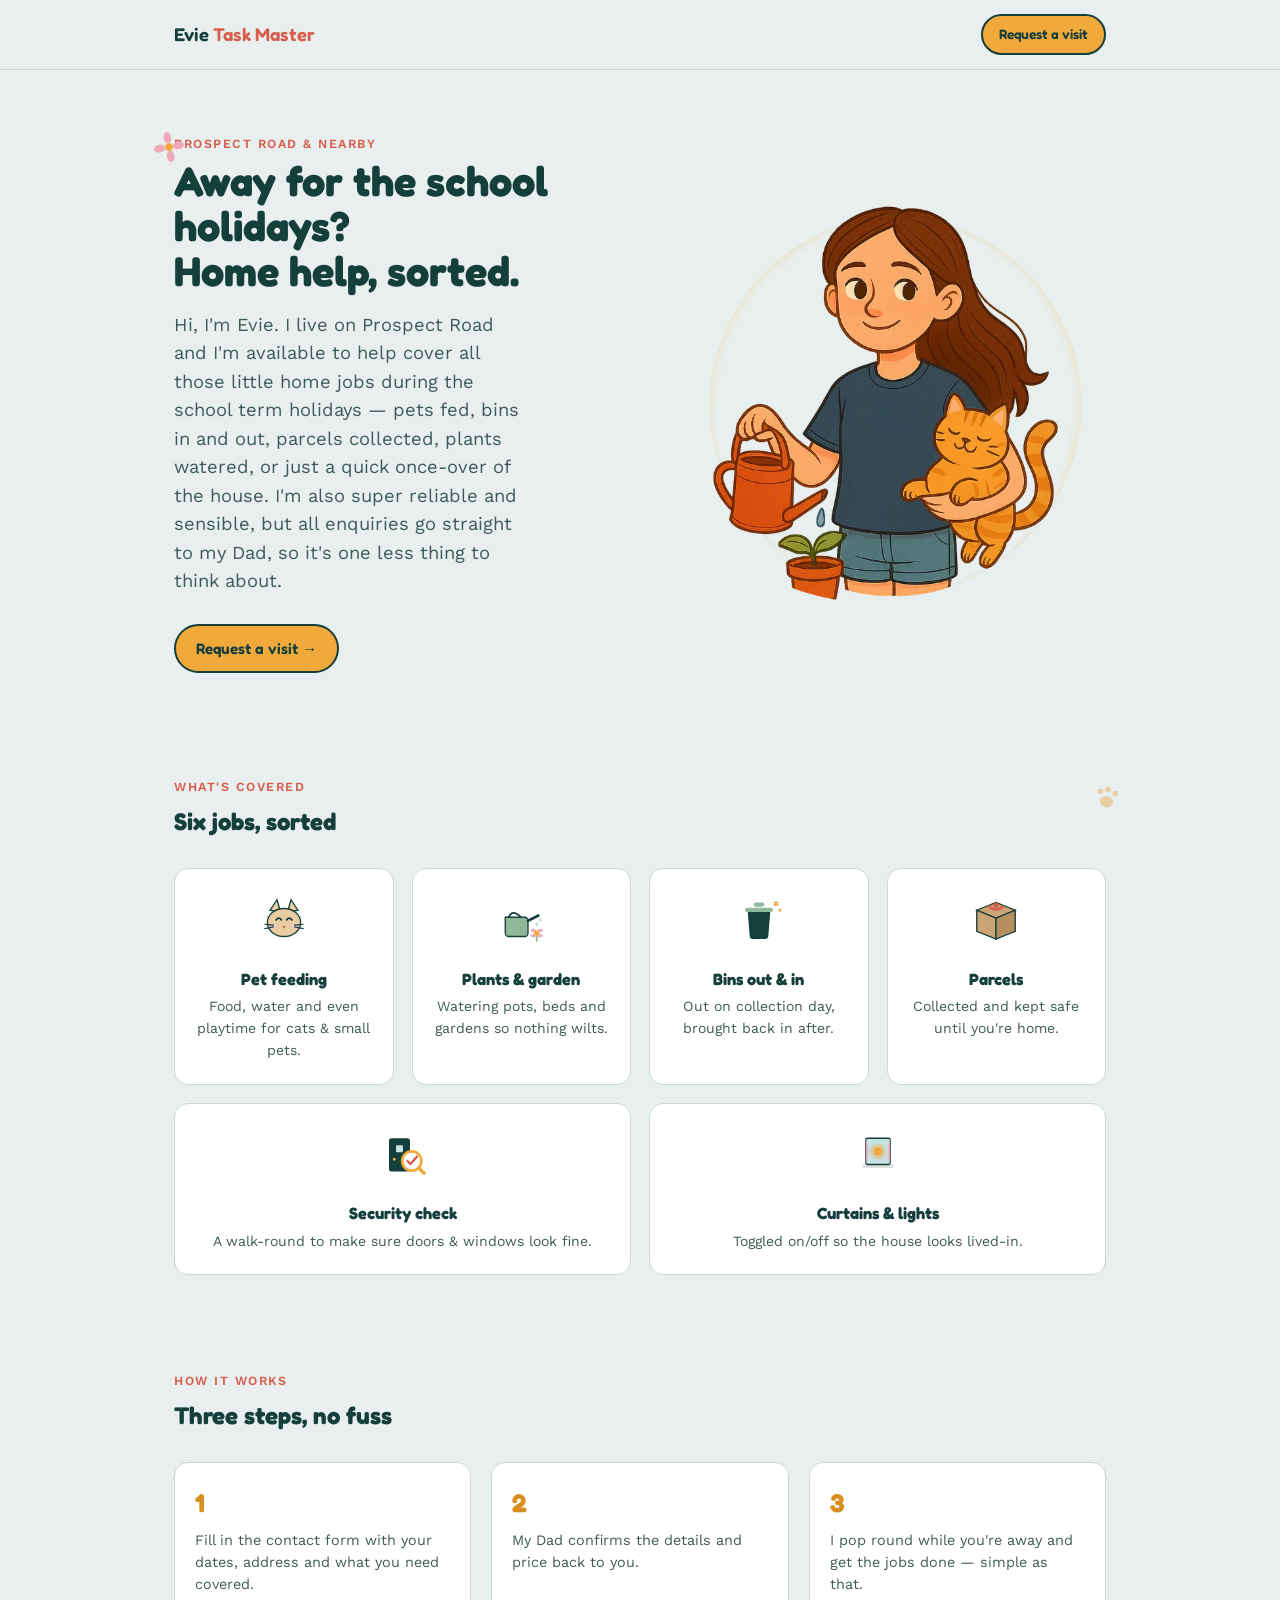
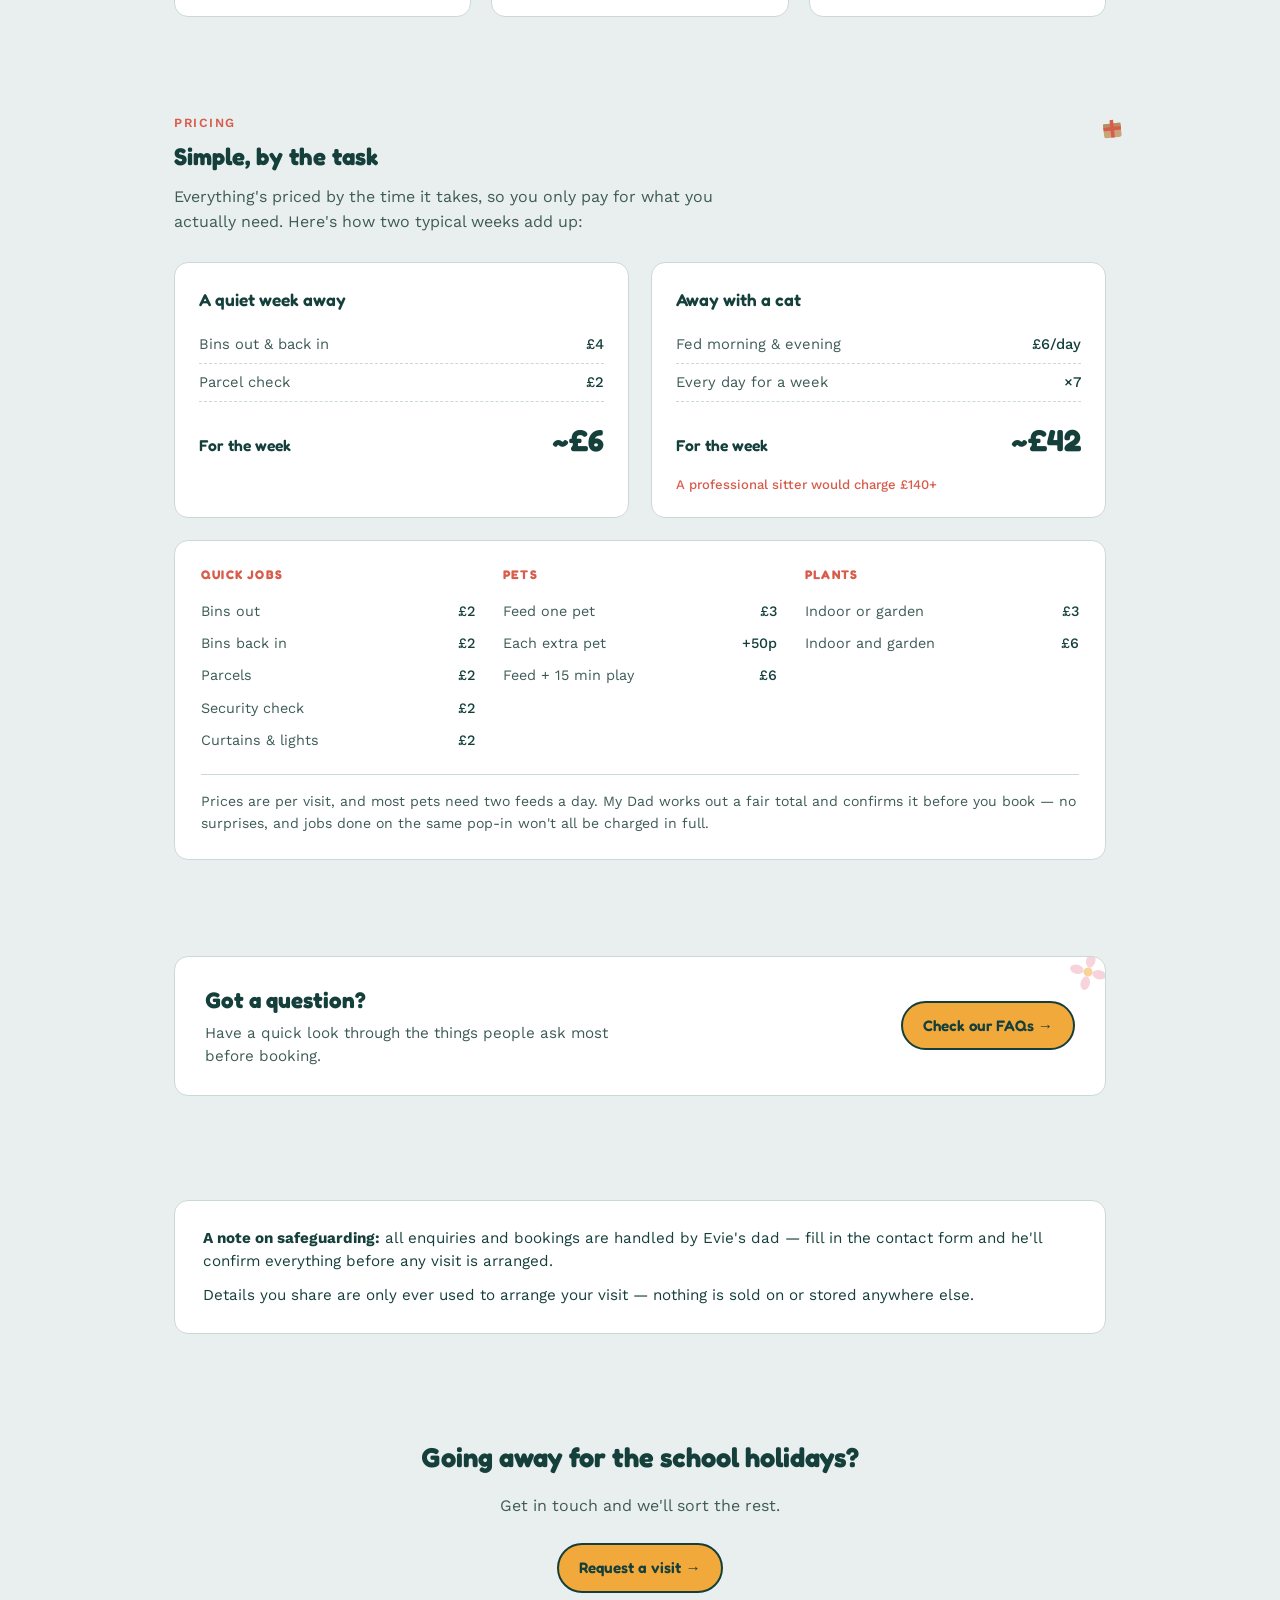
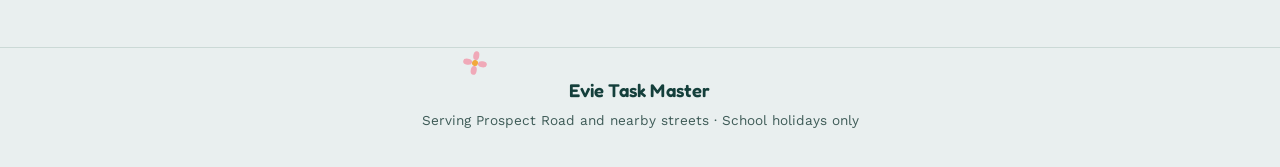
<file: index.html>
<!DOCTYPE html>
<html lang="en">
<head>
<meta charset="UTF-8">
<meta name="viewport" content="width=device-width, initial-scale=1.0">
<title>Evie Task Master — Holiday home help on Prospect Road</title>
<meta name="description" content="Pet feeding, plant watering, security checks and more, handled while you're away. Serving Prospect Road and nearby streets.">

<!-- Link preview (WhatsApp, Messages, etc.) -->
<meta property="og:type" content="website">
<meta property="og:url" content="https://prospectroaddirectory.github.io/evie-task-master/">
<meta property="og:title" content="Evie Task Master — Holiday home help on Prospect Road">
<meta property="og:description" content="Pets fed, plants watered, bins, parcels and a daily eye on the house while you're away. Simple per-task pricing, all enquiries through Evie's dad.">
<meta property="og:image" content="https://prospectroaddirectory.github.io/evie-task-master/evie-illustration.webp">
<meta property="og:image:width" content="640">
<meta property="og:image:height" content="640">
<meta name="twitter:card" content="summary">
<link rel="preconnect" href="https://fonts.googleapis.com">
<link rel="preconnect" href="https://fonts.gstatic.com" crossorigin>
<link href="https://fonts.googleapis.com/css2?family=Fredoka:wght@500;600;700&family=Work+Sans:wght@400;500;600&display=swap" rel="stylesheet">
<link rel="stylesheet" href="styles.css">
<style>
  .faq-callout{
    background:var(--paper-card); border:1px solid var(--line); border-radius:var(--radius);
    padding:26px 30px; display:flex; align-items:center; justify-content:space-between;
    gap:24px; flex-wrap:wrap; position:relative; overflow:hidden;
  }
  .faq-callout h2{font-size:1.4rem; margin-bottom:4px;}
  .faq-callout p{margin:0; color:var(--text-soft); font-size:.95rem; max-width:48ch;}
  .faq-callout .btn{flex:0 0 auto;}
  @media (max-width:760px){ .faq-callout{flex-direction:column; align-items:flex-start;} }

  .price-lead{max-width:56ch; color:var(--text-soft); margin:0 0 4px; font-size:1rem;}
  .price-examples{display:flex; flex-wrap:wrap; gap:22px; margin-top:28px;}
  .example{
    background:var(--paper-card); border:1px solid var(--line); border-radius:var(--radius);
    padding:24px 24px 22px; flex:1 1 300px; position:relative;
  }
  .example .eg-label{font-family:'Fredoka', sans-serif; font-weight:600; font-size:1.08rem; margin-bottom:12px; color:var(--ink);}
  .example ul{list-style:none; margin:0; padding:0;}
  .example li{
    display:flex; justify-content:space-between; gap:12px; align-items:baseline;
    font-size:.92rem; color:var(--text-soft); padding:7px 0; border-bottom:1px dashed var(--line);
  }
  .example li span:last-child{color:var(--ink); font-weight:500; white-space:nowrap;}
  .example .eg-total{display:flex; justify-content:space-between; align-items:baseline; margin-top:14px;}
  .example .eg-total .lbl{font-family:'Fredoka', sans-serif; font-weight:600; font-size:.98rem;}
  .example .eg-total .amt{font-family:'Fredoka', sans-serif; font-weight:700; font-size:1.9rem; color:var(--ink);}
  .example .eg-vs{font-size:.82rem; color:var(--postmark); margin:12px 0 0; font-weight:500;}

  .price-menu{
    background:var(--paper-card); border:1px solid var(--line); border-radius:var(--radius);
    padding:24px 26px; margin-top:22px;
  }
  .price-menu-grid{display:flex; flex-wrap:wrap; gap:28px;}
  .menu-group{flex:1 1 190px;}
  .menu-group h3{font-size:.78rem; text-transform:uppercase; letter-spacing:1.2px; color:var(--postmark); margin-bottom:10px;}
  .menu-group ul{list-style:none; margin:0; padding:0;}
  .menu-group li{display:flex; justify-content:space-between; gap:10px; font-size:.9rem; color:var(--text-soft); padding:5px 0;}
  .menu-group li span:last-child{color:var(--ink); font-weight:500; white-space:nowrap;}
  .price-note{font-size:.88rem; color:var(--text-soft); margin:18px 0 0; padding-top:16px; border-top:1px solid var(--line);}
</style>
</head>
<body>

<header>
  <div class="wrap">
    <a class="brand" href="index.html">Evie <span>Task Master</span></a>
    <a class="btn btn-small" href="contact.html">Request a visit</a>
  </div>
</header>

<section class="hero">
  <div class="wrap">
    <svg class="doodle" aria-hidden="true" viewBox="0 0 40 40" style="top:-6px; left:0; width:38px; transform:rotate(-10deg);">
      <ellipse cx="20" cy="10" rx="4" ry="6" fill="var(--blossom)"/>
      <ellipse cx="20" cy="30" rx="4" ry="6" fill="var(--blossom)"/>
      <ellipse cx="10" cy="20" rx="6" ry="4" fill="var(--blossom)"/>
      <ellipse cx="30" cy="20" rx="6" ry="4" fill="var(--blossom)"/>
      <circle cx="20" cy="20" r="4" fill="var(--marigold)"/>
    </svg>
    <div>
      <span class="eyebrow">Prospect Road &amp; nearby</span>
      <h1>Away for the school holidays?<br>Home help, sorted.</h1>
      <p class="lede">Hi, I'm Evie. I live on Prospect Road and I'm available to help cover all those little home jobs during the school term holidays — pets fed, bins in and out, parcels collected, plants watered, or just a quick once-over of the house. I'm also super reliable and sensible, but all enquiries go straight to my Dad, so it's one less thing to think about.</p>
      <a class="btn" href="contact.html">Request a visit →</a>
    </div>
    <div class="hero-illustration">
      <img src="evie-illustration.webp" width="640" height="640" alt="Illustration of a girl watering a plant while holding a ginger cat">
    </div>
  </div>
</section>

<section>
  <div class="wrap">
    <svg class="doodle" aria-hidden="true" viewBox="0 0 32 32" style="top:6px; right:8px; width:30px; transform:rotate(8deg);">
      <ellipse cx="16" cy="20" rx="7" ry="6" fill="var(--cat-cream)"/>
      <circle cx="8" cy="10" r="3" fill="var(--cat-cream)"/>
      <circle cx="16" cy="7" r="3" fill="var(--cat-cream)"/>
      <circle cx="24" cy="10" r="3" fill="var(--cat-cream)"/>
    </svg>
    <span class="eyebrow">What's covered</span>
    <h2>Six jobs, sorted</h2>
    <div class="cards">

      <div class="card">
        <svg class="icon" viewBox="0 0 64 64" role="img" aria-label="Pet feeding">
          <path d="M16 22 L24 10 L28 24 Z" fill="var(--cat-cream)" stroke="var(--ink)" stroke-width="1.5"/>
          <path d="M48 22 L40 10 L36 24 Z" fill="var(--cat-cream)" stroke="var(--ink)" stroke-width="1.5"/>
          <ellipse cx="32" cy="36" rx="19" ry="16" fill="var(--cat-cream)" stroke="var(--ink)" stroke-width="1.5"/>
          <ellipse cx="20" cy="40" rx="4" ry="2.5" fill="var(--blossom-soft)"/>
          <ellipse cx="44" cy="40" rx="4" ry="2.5" fill="var(--blossom-soft)"/>
          <path d="M23 33 q3 -4 6 0" stroke="var(--ink)" stroke-width="2" fill="none" stroke-linecap="round"/>
          <path d="M35 33 q3 -4 6 0" stroke="var(--ink)" stroke-width="2" fill="none" stroke-linecap="round"/>
          <path d="M30 40 L34 40 L32 43 Z" fill="var(--postmark)"/>
          <path d="M10 38 L20 39 M10 43 L20 41" stroke="var(--ink)" stroke-width="1.2" stroke-linecap="round"/>
          <path d="M54 38 L44 39 M54 43 L44 41" stroke="var(--ink)" stroke-width="1.2" stroke-linecap="round"/>
        </svg>
        <h3>Pet feeding</h3>
        <p>Food, water and even playtime for cats &amp; small pets.</p>
      </div>

      <div class="card">
        <svg class="icon" viewBox="0 0 64 64" role="img" aria-label="Plants and garden watering">
          <path d="M14 30 h22 a4 4 0 0 1 4 4 v14 a4 4 0 0 1 -4 4 H18 a4 4 0 0 1 -4 -4 Z" fill="var(--sage)" stroke="var(--ink)" stroke-width="1.5"/>
          <path d="M40 34 L52 28" stroke="var(--ink)" stroke-width="3" stroke-linecap="round"/>
          <path d="M18 30 q4 -10 14 0" fill="none" stroke="var(--ink)" stroke-width="2"/>
          <ellipse cx="54" cy="33" rx="1.6" ry="2.4" fill="var(--sky-glass)"/>
          <ellipse cx="50" cy="38" rx="1.6" ry="2.4" fill="var(--sky-glass)"/>
          <ellipse cx="46" cy="45" rx="3" ry="2" fill="var(--blossom)"/>
          <ellipse cx="54" cy="45" rx="3" ry="2" fill="var(--blossom)"/>
          <ellipse cx="46" cy="51" rx="3" ry="2" fill="var(--blossom)"/>
          <ellipse cx="54" cy="51" rx="3" ry="2" fill="var(--blossom)"/>
          <path d="M50 51 v6" stroke="var(--sage)" stroke-width="2" stroke-linecap="round"/>
          <circle cx="50" cy="48" r="3" fill="var(--marigold)"/>
        </svg>
        <h3>Plants &amp; garden</h3>
        <p>Watering pots, beds and gardens so nothing wilts.</p>
      </div>

      <div class="card">
        <svg class="icon" viewBox="0 0 64 64" role="img" aria-label="Bins out and in">
          <path d="M19 22 h26 l-2.4 30 a3 3 0 0 1 -3 2.8 H24.4 a3 3 0 0 1 -3 -2.8 Z" fill="var(--ink)"/>
          <rect x="16" y="19" width="32" height="5" rx="2.5" fill="var(--sage)"/>
          <rect x="26" y="13" width="12" height="5" rx="2.5" fill="var(--sage)"/>
          <path d="M50 16 l3 -3 m0 3 l-3 -3" stroke="var(--marigold)" stroke-width="2.4" stroke-linecap="round"/>
          <circle cx="56" cy="22" r="1.6" fill="var(--marigold)"/>
        </svg>
        <h3>Bins out &amp; in</h3>
        <p>Out on collection day, brought back in after.</p>
      </div>

      <div class="card">
        <svg class="icon" viewBox="0 0 64 64" role="img" aria-label="Parcels">
          <path d="M10 22 L32 13 L54 22 L32 31 Z" fill="var(--kraft)" stroke="var(--ink)" stroke-width="1.5"/>
          <path d="M10 22 V46 L32 55 V31 Z" fill="var(--kraft)" stroke="var(--ink)" stroke-width="1.5"/>
          <path d="M54 22 V46 L32 55 V31 Z" fill="#B68F61" stroke="var(--ink)" stroke-width="1.5"/>
          <path d="M24 18 q8 6 16 0" fill="none" stroke="var(--postmark)" stroke-width="3" stroke-linecap="round"/>
          <circle cx="32" cy="16" r="3" fill="var(--postmark)"/>
        </svg>
        <h3>Parcels</h3>
        <p>Collected and kept safe until you're home.</p>
      </div>

      <div class="card">
        <svg class="icon" viewBox="0 0 64 64" role="img" aria-label="Security check">
          <rect x="16" y="14" width="24" height="38" rx="3" fill="var(--ink)"/>
          <rect x="24" y="22" width="8" height="8" rx="1.5" fill="var(--sky-glass)"/>
          <circle cx="22" cy="38" r="1.6" fill="var(--marigold)"/>
          <circle cx="42" cy="40" r="11" fill="var(--paper-card)" stroke="var(--marigold)" stroke-width="3"/>
          <path d="M50 48 L56 54" stroke="var(--marigold)" stroke-width="4" stroke-linecap="round"/>
          <path d="M37 40 l3.5 3.5 L48 35" fill="none" stroke="var(--postmark)" stroke-width="2.6" stroke-linecap="round" stroke-linejoin="round"/>
        </svg>
        <h3>Security check</h3>
        <p>A walk-round to make sure doors &amp; windows look fine.</p>
      </div>

      <div class="card">
        <svg class="icon" viewBox="0 0 64 64" role="img" aria-label="Curtains and lights">
          <rect x="18" y="14" width="28" height="30" rx="2" fill="var(--sky-glass)" stroke="var(--ink)" stroke-width="1.5"/>
          <path d="M18 14 q6 16 0 30" fill="var(--blossom)" opacity=".9"/>
          <path d="M46 14 q-6 16 0 30" fill="var(--blossom)" opacity=".9"/>
          <circle cx="32" cy="29" r="9" fill="var(--marigold)" opacity=".35"/>
          <circle cx="32" cy="29" r="5" fill="var(--marigold)"/>
          <rect x="14" y="44" width="36" height="4" rx="2" fill="var(--ink)" opacity=".15"/>
        </svg>
        <h3>Curtains &amp; lights</h3>
        <p>Toggled on/off so the house looks lived-in.</p>
      </div>

    </div>
  </div>
</section>

<section>
  <div class="wrap">
    <span class="eyebrow">How it works</span>
    <h2>Three steps, no fuss</h2>
    <div class="steps">
      <div class="step">
        <span class="num">1</span>
        <p>Fill in the contact form with your dates, address and what you need covered.</p>
      </div>
      <div class="step">
        <span class="num">2</span>
        <p>My Dad confirms the details and price back to you.</p>
      </div>
      <div class="step">
        <span class="num">3</span>
        <p>I pop round while you're away and get the jobs done — simple as that.</p>
      </div>
    </div>
  </div>
</section>

<section>
  <div class="wrap">
    <svg class="doodle" aria-hidden="true" viewBox="0 0 32 32" style="top:0; right:4px; width:28px; transform:rotate(-6deg);">
      <rect x="6" y="12" width="20" height="16" rx="2" fill="var(--kraft)"/>
      <rect x="6" y="12" width="20" height="5" fill="#B68F61"/>
      <rect x="14" y="8" width="4" height="20" fill="var(--postmark)"/>
      <rect x="6" y="16" width="20" height="4" fill="var(--postmark)"/>
    </svg>
    <span class="eyebrow">Pricing</span>
    <h2>Simple, by the task</h2>
    <p class="price-lead">Everything's priced by the time it takes, so you only pay for what you actually need. Here's how two typical weeks add up:</p>

    <div class="price-examples">
      <div class="example">
        <div class="eg-label">A quiet week away</div>
        <ul>
          <li><span>Bins out &amp; back in</span><span>£4</span></li>
          <li><span>Parcel check</span><span>£2</span></li>
        </ul>
        <div class="eg-total"><span class="lbl">For the week</span><span class="amt">~£6</span></div>
      </div>
      <div class="example">
        <div class="eg-label">Away with a cat</div>
        <ul>
          <li><span>Fed morning &amp; evening</span><span>£6/day</span></li>
          <li><span>Every day for a week</span><span>×7</span></li>
        </ul>
        <div class="eg-total"><span class="lbl">For the week</span><span class="amt">~£42</span></div>
        <p class="eg-vs">A professional sitter would charge £140+</p>
      </div>
    </div>

    <div class="price-menu">
      <div class="price-menu-grid">
        <div class="menu-group">
          <h3>Quick jobs</h3>
          <ul>
            <li><span>Bins out</span><span>£2</span></li>
            <li><span>Bins back in</span><span>£2</span></li>
            <li><span>Parcels</span><span>£2</span></li>
            <li><span>Security check</span><span>£2</span></li>
            <li><span>Curtains &amp; lights</span><span>£2</span></li>
          </ul>
        </div>
        <div class="menu-group">
          <h3>Pets</h3>
          <ul>
            <li><span>Feed one pet</span><span>£3</span></li>
            <li><span>Each extra pet</span><span>+50p</span></li>
            <li><span>Feed + 15 min play</span><span>£6</span></li>
          </ul>
        </div>
        <div class="menu-group">
          <h3>Plants</h3>
          <ul>
            <li><span>Indoor or garden</span><span>£3</span></li>
            <li><span>Indoor and garden</span><span>£6</span></li>
          </ul>
        </div>
      </div>
      <p class="price-note">Prices are per visit, and most pets need two feeds a day. My Dad works out a fair total and confirms it before you book — no surprises, and jobs done on the same pop-in won't all be charged in full.</p>
    </div>
  </div>
</section>

<section>
  <div class="wrap">
    <div class="faq-callout">
      <svg class="doodle" aria-hidden="true" viewBox="0 0 40 40" style="top:-8px; right:-6px; width:46px; transform:rotate(14deg); opacity:.5;">
        <ellipse cx="20" cy="10" rx="4" ry="6" fill="var(--blossom)"/>
        <ellipse cx="20" cy="30" rx="4" ry="6" fill="var(--blossom)"/>
        <ellipse cx="10" cy="20" rx="6" ry="4" fill="var(--blossom)"/>
        <ellipse cx="30" cy="20" rx="6" ry="4" fill="var(--blossom)"/>
        <circle cx="20" cy="20" r="4" fill="var(--marigold)"/>
      </svg>
      <div class="faq-callout-text">
        <h2>Got a question?</h2>
        <p>Have a quick look through the things people ask most before booking.</p>
      </div>
      <a class="btn" href="faq.html">Check our FAQs →</a>
    </div>
  </div>
</section>

<section>
  <div class="wrap">
    <div class="trust">
      <p><strong>A note on safeguarding:</strong> all enquiries and bookings are handled by Evie's dad — fill in the contact form and he'll confirm everything before any visit is arranged.</p>
      <p>Details you share are only ever used to arrange your visit — nothing is sold on or stored anywhere else.</p>
    </div>
  </div>
</section>

<section class="cta-band">
  <div class="wrap">
    <h2>Going away for the school holidays?</h2>
    <p>Get in touch and we'll sort the rest.</p>
    <a class="btn" href="contact.html">Request a visit →</a>
  </div>
</section>

<footer>
  <svg class="doodle" aria-hidden="true" viewBox="0 0 40 40" style="top:0; left:50%; width:30px; transform:translateX(-180px) rotate(10deg);">
    <ellipse cx="20" cy="10" rx="4" ry="6" fill="var(--blossom)"/>
    <ellipse cx="20" cy="30" rx="4" ry="6" fill="var(--blossom)"/>
    <ellipse cx="10" cy="20" rx="6" ry="4" fill="var(--blossom)"/>
    <ellipse cx="30" cy="20" rx="6" ry="4" fill="var(--blossom)"/>
    <circle cx="20" cy="20" r="4" fill="var(--marigold)"/>
  </svg>
  <span class="brand">Evie Task Master</span>
  Serving Prospect Road and nearby streets · School holidays only
</footer>

</body>
</html>
</file>
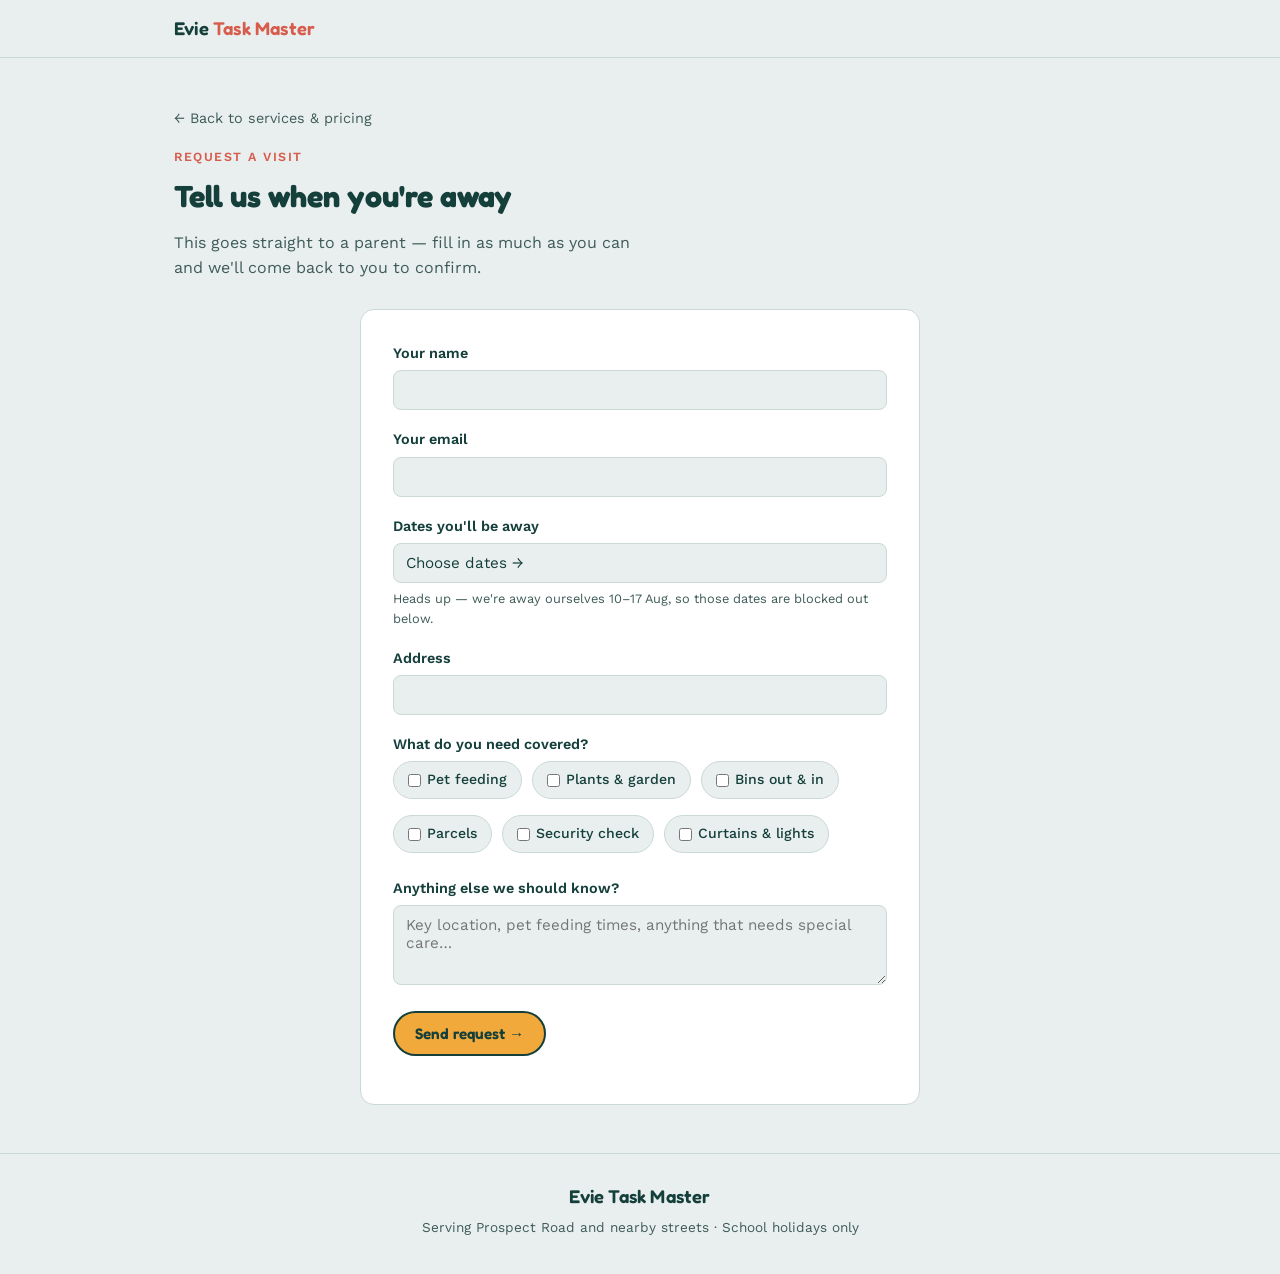
<file: contact.html>
<!DOCTYPE html>
<html lang="en">
<head>
<meta charset="UTF-8">
<meta name="viewport" content="width=device-width, initial-scale=1.0">
<title>Request a visit — Evie Task Master</title>
<meta name="description" content="Request a holiday visit from Evie Task Master — Prospect Road and nearby.">
<link rel="preconnect" href="https://fonts.googleapis.com">
<link rel="preconnect" href="https://fonts.gstatic.com" crossorigin>
<link href="https://fonts.googleapis.com/css2?family=Fredoka:wght@500;600;700&family=Work+Sans:wght@400;500;600&display=swap" rel="stylesheet">
<link rel="stylesheet" href="styles.css">

<!--
  SETUP NEEDED before this goes live:
  1. Go to formspree.io and sign up free with the email you want enquiries
     sent to (this can be your own email — it stays private, it's never
     shown anywhere in this page's code).
  2. Create a new form, copy the endpoint it gives you
     (looks like https://formspree.io/f/abcd1234).
  3. Paste that into the form's "action" attribute below, replacing
     YOUR_FORM_ID.
  Until that's done, the form will not actually deliver anywhere.
-->
</head>
<body>

<header>
  <div class="wrap">
    <a class="brand" href="index.html">Evie <span>Task Master</span></a>
  </div>
</header>

<section>
  <div class="wrap">
    <a class="back-link" href="index.html">← Back to services &amp; pricing</a>
    <span class="eyebrow">Request a visit</span>
    <h1 style="font-size:1.9rem;">Tell us when you're away</h1>
    <p style="color:var(--text-soft); max-width:46ch; margin-top:6px;">This goes straight to a parent — fill in as much as you can and we'll come back to you to confirm.</p>

    <div class="contact-card" style="margin-top:28px;">
      <form id="requestForm" action="https://formspree.io/f/xgojyeql" method="POST">
        <input type="hidden" name="_subject" value="Evie Task Master – New visit request">

        <div class="field">
          <label for="name">Your name</label>
          <input type="text" id="name" name="name" required>
        </div>

        <div class="field">
          <label for="email">Your email</label>
          <input type="email" id="email" name="email" required>
        </div>

        <div class="field date-field">
          <label for="datesTrigger">Dates you'll be away</label>
          <button type="button" id="datesTrigger" class="date-trigger" aria-haspopup="dialog" aria-expanded="false">Choose dates →</button>
          <input type="hidden" id="datesHidden" name="dates">
          <p class="field-note">Heads up — we're away ourselves 10–17 Aug, so those dates are blocked out below.</p>

          <div class="date-popover" id="datePopover" hidden>
            <div class="date-popover-head">
              <button type="button" id="prevMonth" aria-label="Previous month">‹</button>
              <span id="monthLabel"></span>
              <button type="button" id="nextMonth" aria-label="Next month">›</button>
            </div>
            <div class="date-grid" id="dateGrid"></div>
            <p class="date-warning" id="dateWarning" hidden></p>
            <div class="date-popover-foot">
              <button type="button" id="clearDates" class="link-btn">Clear</button>
              <button type="button" id="applyDates" class="btn btn-small">Done</button>
            </div>
          </div>
        </div>

        <div class="field">
          <label for="address">Address</label>
          <input type="text" id="address" name="address" required>
        </div>

        <div class="field">
          <label>What do you need covered?</label>
          <div class="check-grid">
            <label><input type="checkbox" name="services" value="Pet feeding"> Pet feeding</label>
            <label><input type="checkbox" name="services" value="Plants & garden"> Plants &amp; garden</label>
            <label><input type="checkbox" name="services" value="Bins out & in"> Bins out &amp; in</label>
            <label><input type="checkbox" name="services" value="Parcels"> Parcels</label>
            <label><input type="checkbox" name="services" value="Security check"> Security check</label>
            <label><input type="checkbox" name="services" value="Curtains & lights"> Curtains &amp; lights</label>
          </div>
        </div>

        <div class="field">
          <label for="notes">Anything else we should know?</label>
          <textarea id="notes" name="notes" placeholder="Key location, pet feeding times, anything that needs special care…"></textarea>
        </div>

        <button type="submit" class="btn" id="submitBtn">Send request →</button>
      </form>
      <p class="form-msg" id="formMsg" role="status"></p>
    </div>
  </div>
</section>

<footer>
  <span class="brand">Evie Task Master</span>
  Serving Prospect Road and nearby streets · School holidays only
</footer>

<script>
  // ---- Date-range picker, with our own holiday week blocked out ----
  const BLOCKED_FROM = new Date(2026, 7, 10); // 10 Aug 2026
  const BLOCKED_TO   = new Date(2026, 7, 17); // 17 Aug 2026
  const VIEW_MIN = new Date(2026, 5, 1);  // Jun 2026
  const VIEW_MAX = new Date(2026, 9, 1);  // Oct 2026

  const trigger   = document.getElementById('datesTrigger');
  const popover   = document.getElementById('datePopover');
  const grid      = document.getElementById('dateGrid');
  const monthLbl  = document.getElementById('monthLabel');
  const prevBtn   = document.getElementById('prevMonth');
  const nextBtn   = document.getElementById('nextMonth');
  const clearBtn  = document.getElementById('clearDates');
  const applyBtn  = document.getElementById('applyDates');
  const warningEl = document.getElementById('dateWarning');
  const hiddenDates = document.getElementById('datesHidden');

  let viewDate = new Date(2026, 7, 1); // default open on August 2026
  let rangeStart = null, rangeEnd = null;

  const sameDay = (a, b) => a.getFullYear() === b.getFullYear() && a.getMonth() === b.getMonth() && a.getDate() === b.getDate();
  const isBlocked = (d) => d >= BLOCKED_FROM && d <= BLOCKED_TO;
  const fmt = (d) => d.toLocaleDateString('en-GB', { day: 'numeric', month: 'short' });

  function rangeHitsBlocked(start, end) {
    const d = new Date(start);
    while (d <= end) {
      if (isBlocked(d)) return true;
      d.setDate(d.getDate() + 1);
    }
    return false;
  }

  function renderCalendar() {
    monthLbl.textContent = viewDate.toLocaleDateString('en-GB', { month: 'long', year: 'numeric' });
    prevBtn.disabled = viewDate <= VIEW_MIN;
    nextBtn.disabled = viewDate >= VIEW_MAX;

    grid.innerHTML = '';
    ['Mo','Tu','We','Th','Fr','Sa','Su'].forEach(wd => {
      const s = document.createElement('span');
      s.className = 'wd'; s.textContent = wd;
      grid.appendChild(s);
    });

    const year = viewDate.getFullYear(), month = viewDate.getMonth();
    const firstDay = new Date(year, month, 1);
    const offset = (firstDay.getDay() + 6) % 7; // Monday-first
    const daysInMonth = new Date(year, month + 1, 0).getDate();

    for (let i = 0; i < offset; i++) {
      const pad = document.createElement('span');
      pad.className = 'pad';
      grid.appendChild(pad);
    }

    for (let day = 1; day <= daysInMonth; day++) {
      const date = new Date(year, month, day);
      const btn = document.createElement('button');
      btn.type = 'button';
      btn.textContent = day;
      btn.setAttribute('aria-label', date.toLocaleDateString('en-GB', { day: 'numeric', month: 'long', year: 'numeric' }));

      if (isBlocked(date)) {
        btn.classList.add('blocked');
        btn.disabled = true;
        btn.title = "We're away ourselves these dates too";
      } else {
        if (rangeStart && sameDay(date, rangeStart)) btn.classList.add('range-start');
        if (rangeEnd && sameDay(date, rangeEnd)) btn.classList.add('range-end');
        if (rangeStart && rangeEnd && date > rangeStart && date < rangeEnd) btn.classList.add('in-range');
        btn.addEventListener('click', () => handleDayClick(date));
      }
      grid.appendChild(btn);
    }
  }

  function handleDayClick(date) {
    warningEl.hidden = true;
    if (!rangeStart || rangeEnd) {
      rangeStart = date; rangeEnd = null;
    } else if (date < rangeStart) {
      rangeStart = date; rangeEnd = null;
    } else {
      if (rangeHitsBlocked(rangeStart, date)) {
        warningEl.textContent = "Those dates span 10–17 Aug, when we're away too — pick a range that doesn't cross them.";
        warningEl.hidden = false;
        rangeStart = date; rangeEnd = null;
      } else {
        rangeEnd = date;
      }
    }
    // Deferred: rebuilding the grid here (it replaces the button just
    // clicked) must happen after this click event finishes bubbling,
    // otherwise the outside-click listener sees a detached target and
    // closes the popover immediately.
    setTimeout(() => { renderCalendar(); updateTriggerText(); }, 0);
  }

  function updateTriggerText() {
    if (rangeStart && rangeEnd) {
      const text = (rangeStart.getMonth() === rangeEnd.getMonth())
        ? `${rangeStart.getDate()}–${fmt(rangeEnd)} ${rangeEnd.getFullYear()}`
        : `${fmt(rangeStart)} – ${fmt(rangeEnd)} ${rangeEnd.getFullYear()}`;
      trigger.textContent = text;
      hiddenDates.value = text;
    } else if (rangeStart) {
      trigger.textContent = `${fmt(rangeStart)} — pick your last day…`;
      hiddenDates.value = '';
    } else {
      trigger.textContent = 'Choose dates →';
      hiddenDates.value = '';
    }
  }

  function openPopover() {
    popover.hidden = false;
    trigger.setAttribute('aria-expanded', 'true');
    renderCalendar();
  }
  function closePopover() {
    popover.hidden = true;
    trigger.setAttribute('aria-expanded', 'false');
  }

  trigger.addEventListener('click', () => popover.hidden ? openPopover() : closePopover());
  prevBtn.addEventListener('click', () => { if (!prevBtn.disabled) { viewDate = new Date(viewDate.getFullYear(), viewDate.getMonth() - 1, 1); renderCalendar(); } });
  nextBtn.addEventListener('click', () => { if (!nextBtn.disabled) { viewDate = new Date(viewDate.getFullYear(), viewDate.getMonth() + 1, 1); renderCalendar(); } });
  clearBtn.addEventListener('click', () => { rangeStart = null; rangeEnd = null; warningEl.hidden = true; renderCalendar(); updateTriggerText(); });
  applyBtn.addEventListener('click', closePopover);
  document.addEventListener('click', (e) => {
    if (!popover.hidden && !popover.contains(e.target) && e.target !== trigger) closePopover();
  });

  // ---- Form submission ----
  const form = document.getElementById('requestForm');
  const msg = document.getElementById('formMsg');
  const btn = document.getElementById('submitBtn');

  form.addEventListener('submit', async (e) => {
    e.preventDefault();
    btn.disabled = true;
    btn.textContent = 'Sending…';
    msg.textContent = '';
    msg.className = 'form-msg';

    try {
      const response = await fetch(form.action, {
        method: 'POST',
        body: new FormData(form),
        headers: { 'Accept': 'application/json' }
      });

      if (response.ok) {
        form.reset();
        form.hidden = true;
        msg.textContent = "Thanks! That's been sent through — we'll reply by email to confirm.";
        msg.className = 'form-msg success';
      } else {
        throw new Error('Form service returned an error');
      }
    } catch (err) {
      msg.textContent = "Sorry, that didn't send. Please try again, or check the form is set up correctly.";
      msg.className = 'form-msg error';
      btn.disabled = false;
      btn.textContent = 'Send request →';
    }
  });
</script>

</body>
</html>
</file>
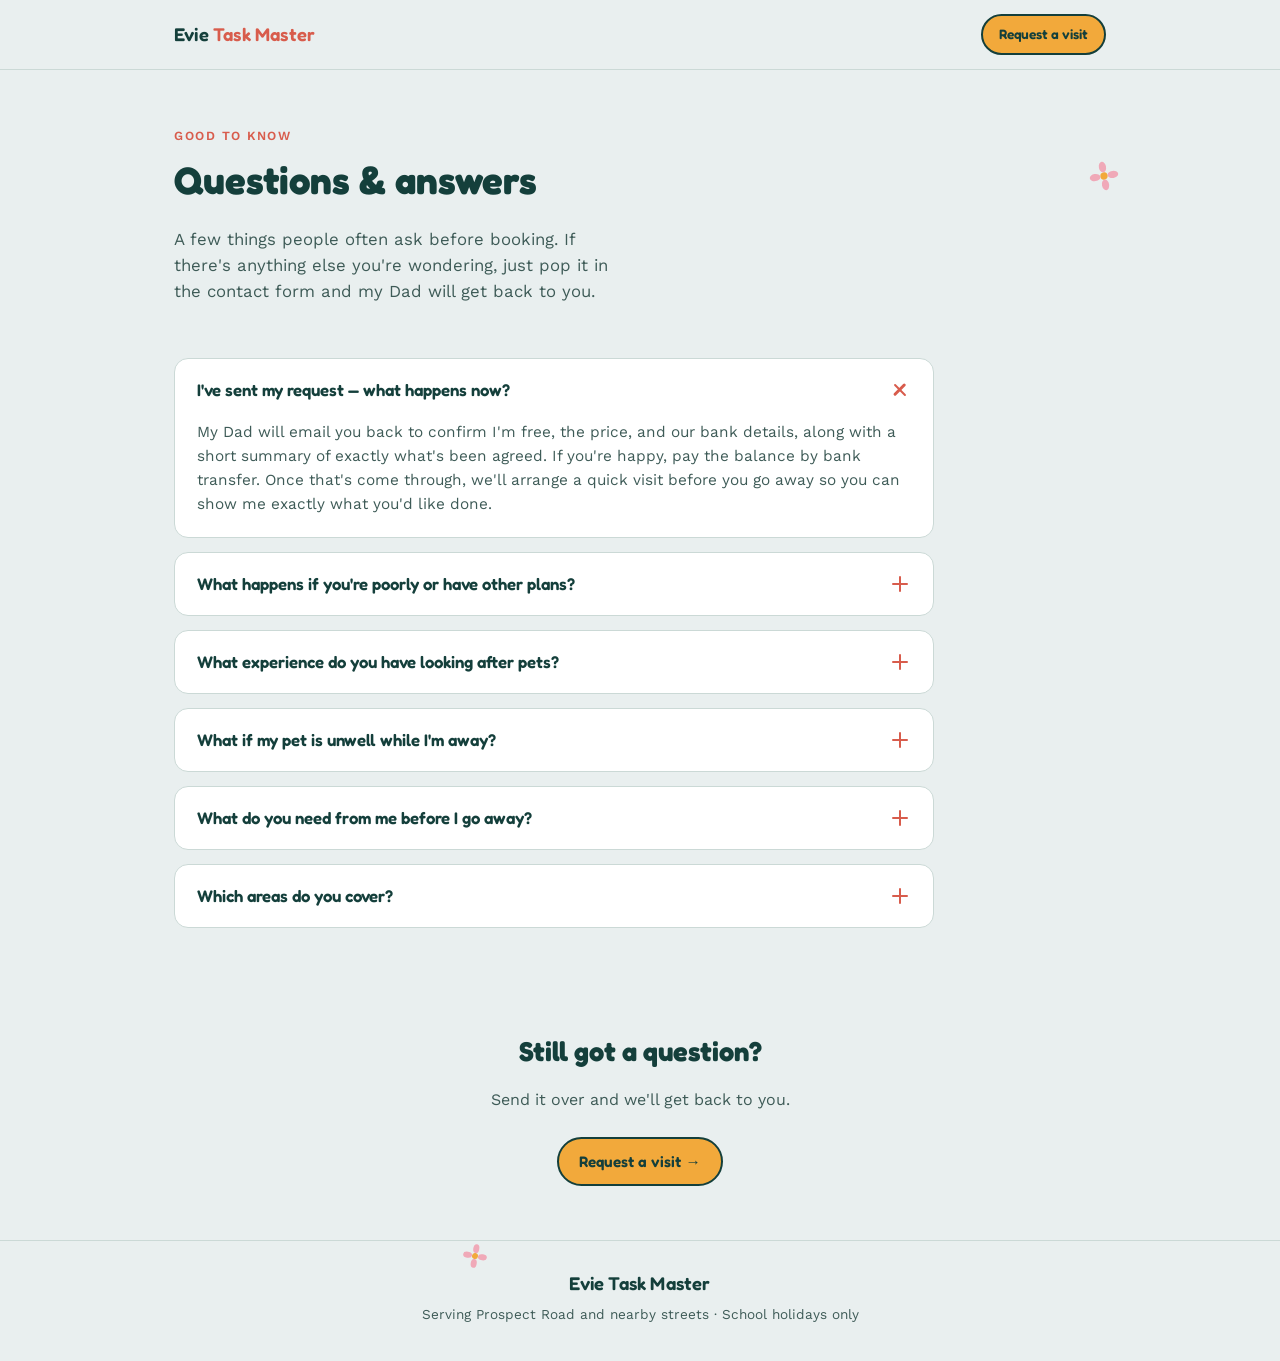
<file: faq.html>
<!DOCTYPE html>
<html lang="en">
<head>
<meta charset="UTF-8">
<meta name="viewport" content="width=device-width, initial-scale=1.0">
<title>FAQs — Evie Task Master</title>
<meta name="description" content="Common questions about Evie's holiday home-help service: how it works, what happens if a pet is unwell, what's needed before you go, and the areas covered.">
<link rel="preconnect" href="https://fonts.googleapis.com">
<link rel="preconnect" href="https://fonts.gstatic.com" crossorigin>
<link href="https://fonts.googleapis.com/css2?family=Fredoka:wght@500;600;700&family=Work+Sans:wght@400;500;600&display=swap" rel="stylesheet">
<link rel="stylesheet" href="styles.css">
<style>
  .faq-intro{max-width:46ch; color:var(--text-soft); font-size:1.05rem; margin:0 0 8px;}
  .faq-list{display:flex; flex-direction:column; gap:14px; margin-top:30px; max-width:760px;}
  details.faq{
    background:var(--paper-card); border:1px solid var(--line);
    border-radius:var(--radius); overflow:hidden;
  }
  details.faq summary{
    cursor:pointer; list-style:none; padding:18px 22px;
    font-family:'Fredoka', sans-serif; font-weight:600; font-size:1.05rem;
    color:var(--ink); display:flex; align-items:center; justify-content:space-between; gap:16px;
  }
  details.faq summary::-webkit-details-marker{display:none;}
  .faq-marker{
    flex:0 0 auto; width:22px; height:22px; position:relative;
    transition:transform .2s ease;
  }
  .faq-marker::before, .faq-marker::after{
    content:""; position:absolute; background:var(--postmark); border-radius:2px;
  }
  .faq-marker::before{top:10px; left:3px; width:16px; height:2.5px;}
  .faq-marker::after{top:3px; left:9.75px; width:2.5px; height:16px;}
  details.faq[open] .faq-marker{transform:rotate(135deg);}
  .faq-body{padding:0 22px 20px; color:var(--text-soft); font-size:.96rem;}
  .faq-body p{margin:0;}
  .faq-body strong{color:var(--ink);}
</style>
</head>
<body>

<header>
  <div class="wrap">
    <a class="brand" href="index.html">Evie <span>Task Master</span></a>
    <a class="btn btn-small" href="contact.html">Request a visit</a>
  </div>
</header>

<section style="padding:56px 0 8px;">
  <div class="wrap">
    <svg class="doodle" aria-hidden="true" viewBox="0 0 40 40" style="top:32px; right:8px; width:36px; transform:rotate(-10deg);">
      <ellipse cx="20" cy="10" rx="4" ry="6" fill="var(--blossom)"/>
      <ellipse cx="20" cy="30" rx="4" ry="6" fill="var(--blossom)"/>
      <ellipse cx="10" cy="20" rx="6" ry="4" fill="var(--blossom)"/>
      <ellipse cx="30" cy="20" rx="6" ry="4" fill="var(--blossom)"/>
      <circle cx="20" cy="20" r="4" fill="var(--marigold)"/>
    </svg>
    <span class="eyebrow">Good to know</span>
    <h1 style="font-size:2.4rem;">Questions &amp; answers</h1>
    <p class="faq-intro">A few things people often ask before booking. If there's anything else you're wondering, just pop it in the contact form and my Dad will get back to you.</p>
  </div>
</section>

<section style="padding-top:8px;">
  <div class="wrap">
    <div class="faq-list">

      <details class="faq" open>
        <summary>I've sent my request — what happens now?<span class="faq-marker" aria-hidden="true"></span></summary>
        <div class="faq-body">
          <p>My Dad will email you back to confirm I'm free, the price, and our bank details, along with a short summary of exactly what's been agreed. If you're happy, pay the balance by bank transfer. Once that's come through, we'll arrange a quick visit before you go away so you can show me exactly what you'd like done.</p>
        </div>
      </details>

      <details class="faq">
        <summary>What happens if you're poorly or have other plans?<span class="faq-marker" aria-hidden="true"></span></summary>
        <div class="faq-body">
          <p>Don't worry — my Mum and Dad will know exactly what's meant to be done, and they'll make sure it all happens as promised. You'll never be left without cover.</p>
        </div>
      </details>

      <details class="faq">
        <summary>What experience do you have looking after pets?<span class="faq-marker" aria-hidden="true"></span></summary>
        <div class="faq-body">
          <p>We've had cats at home all my life, and I've looked after our neighbours' cats for years when they go away. Aside from feeding, I'm not scared of emptying litter trays, washing up bowls and keeping everything clean and tidy — and my favourite bit, spending some time brushing or playing with them.</p>
        </div>
      </details>

      <details class="faq">
        <summary>What if my pet is unwell while I'm away?<span class="faq-marker" aria-hidden="true"></span></summary>
        <div class="faq-body">
          <p>If I notice anything wrong — off their food, low energy, or just not themselves — I'll tell my Mum and Dad straight away and we'll contact you immediately so you can decide what to do. If we can't reach you and it looks urgent, we'll take them to the vet you've told us about. That's why we'll always ask for your vet's details and an emergency contact before you go.</p>
        </div>
      </details>

      <details class="faq">
        <summary>What do you need from me before I go away?<span class="faq-marker" aria-hidden="true"></span></summary>
        <div class="faq-body">
          <p>Just a few things so everything runs smoothly: how to get in (a key or door code), what needs doing and when, feeding amounts and where things are kept, your vet's details and an emergency contact for pets, and any alarm codes. We'll go through it all together on the visit before you leave, so nothing gets missed.</p>
        </div>
      </details>

      <details class="faq">
        <summary>Which areas do you cover?<span class="faq-marker" aria-hidden="true"></span></summary>
        <div class="faq-body">
          <p>I cover Prospect Road and the nearby streets — anywhere I can easily walk to. If you're not sure whether you're close enough, just ask in the contact form and we'll let you know.</p>
        </div>
      </details>

    </div>
  </div>
</section>

<section class="cta-band">
  <div class="wrap">
    <h2>Still got a question?</h2>
    <p>Send it over and we'll get back to you.</p>
    <a class="btn" href="contact.html">Request a visit →</a>
  </div>
</section>

<footer>
  <svg class="doodle" aria-hidden="true" viewBox="0 0 40 40" style="top:0; left:50%; width:30px; transform:translateX(-180px) rotate(10deg);">
    <ellipse cx="20" cy="10" rx="4" ry="6" fill="var(--blossom)"/>
    <ellipse cx="20" cy="30" rx="4" ry="6" fill="var(--blossom)"/>
    <ellipse cx="10" cy="20" rx="6" ry="4" fill="var(--blossom)"/>
    <ellipse cx="30" cy="20" rx="6" ry="4" fill="var(--blossom)"/>
    <circle cx="20" cy="20" r="4" fill="var(--marigold)"/>
  </svg>
  <span class="brand">Evie Task Master</span>
  Serving Prospect Road and nearby streets · School holidays only
</footer>

</body>
</html>
</file>
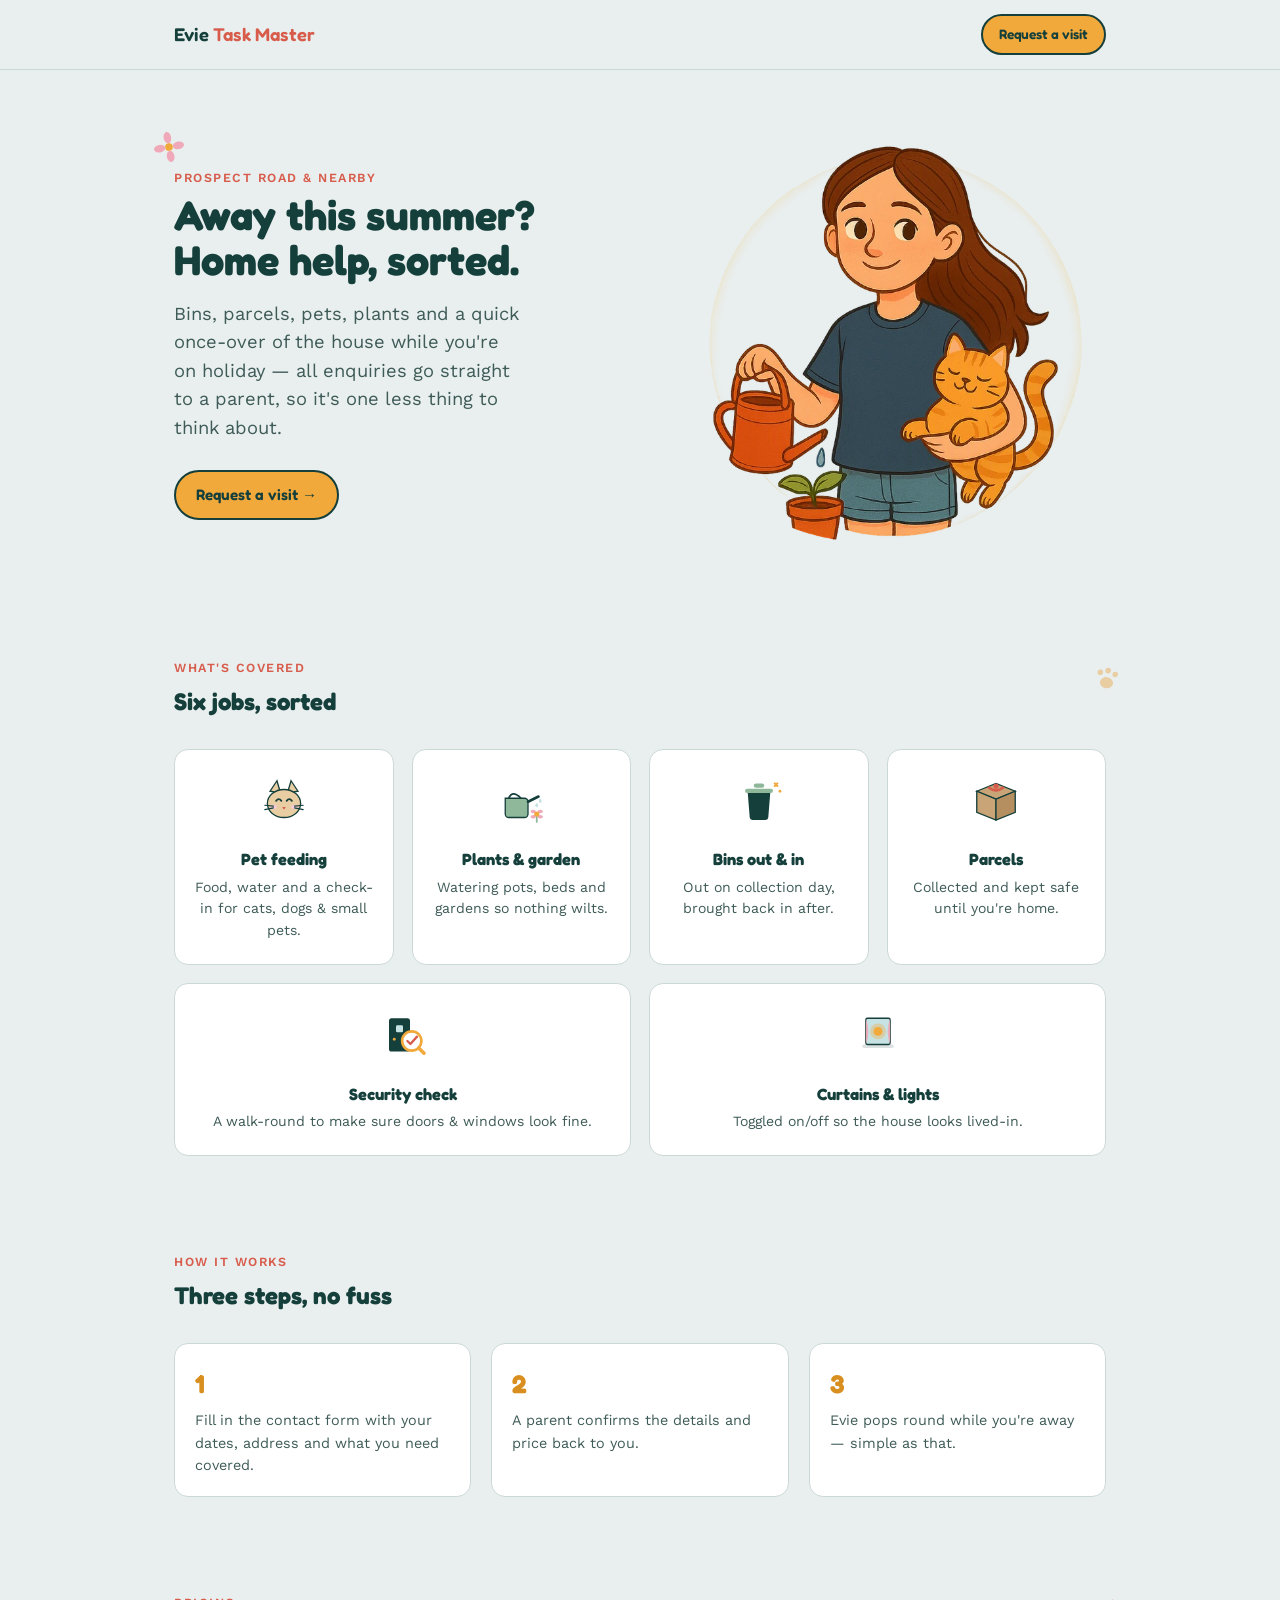
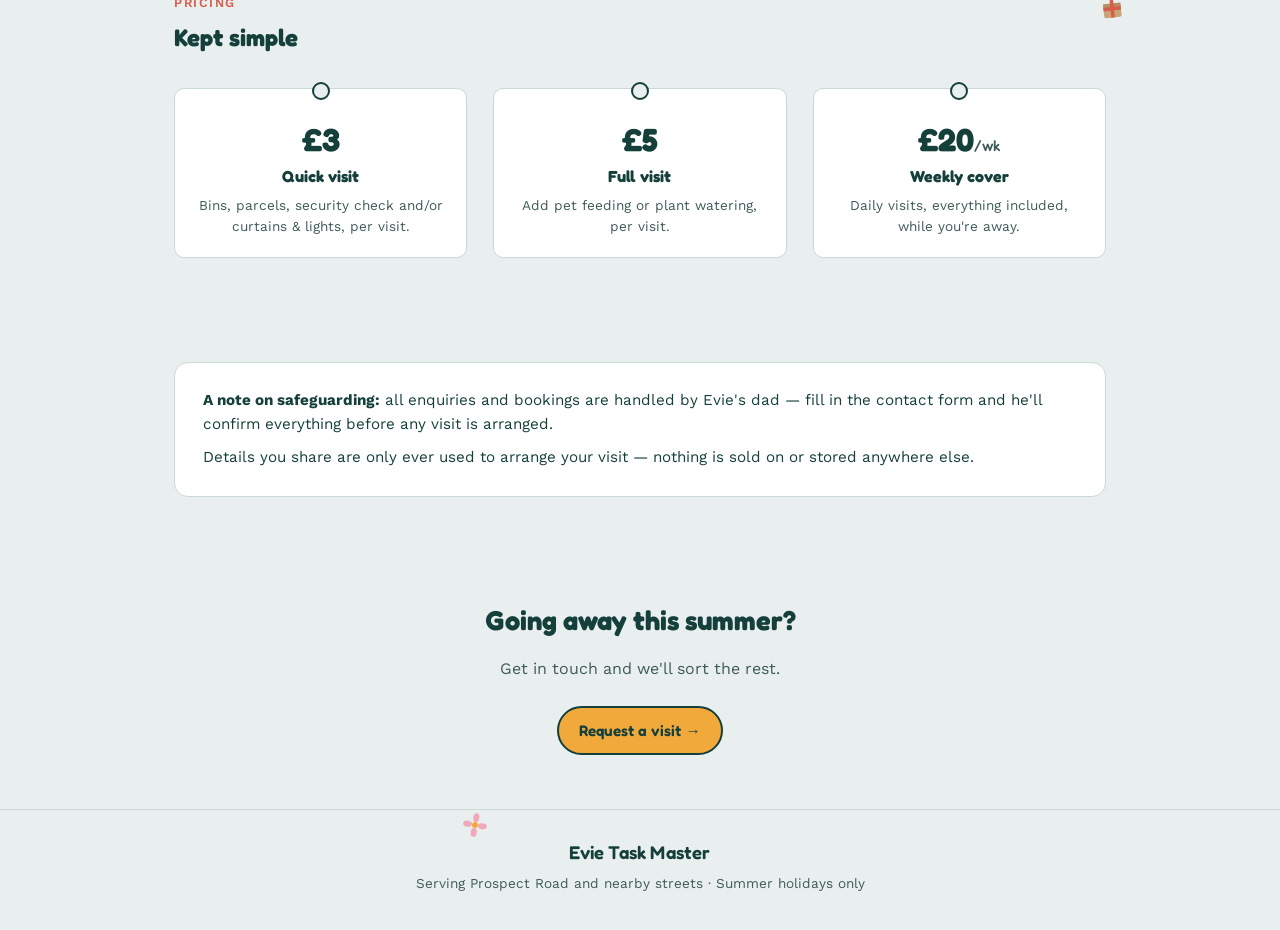
<file: index (1).html>
<!DOCTYPE html>
<html lang="en">
<head>
<meta charset="UTF-8">
<meta name="viewport" content="width=device-width, initial-scale=1.0">
<title>Evie Task Master — Holiday home help on Prospect Road</title>
<meta name="description" content="Pet feeding, plant watering, security checks and more, handled while you're away. Serving Prospect Road and nearby streets.">
<link rel="preconnect" href="https://fonts.googleapis.com">
<link rel="preconnect" href="https://fonts.gstatic.com" crossorigin>
<link href="https://fonts.googleapis.com/css2?family=Fredoka:wght@500;600;700&family=Work+Sans:wght@400;500;600&display=swap" rel="stylesheet">
<link rel="stylesheet" href="styles.css">
</head>
<body>

<header>
  <div class="wrap">
    <a class="brand" href="index.html">Evie <span>Task Master</span></a>
    <a class="btn btn-small" href="contact.html">Request a visit</a>
  </div>
</header>

<section class="hero">
  <div class="wrap">
    <svg class="doodle" aria-hidden="true" viewBox="0 0 40 40" style="top:-6px; left:0; width:38px; transform:rotate(-10deg);">
      <ellipse cx="20" cy="10" rx="4" ry="6" fill="var(--blossom)"/>
      <ellipse cx="20" cy="30" rx="4" ry="6" fill="var(--blossom)"/>
      <ellipse cx="10" cy="20" rx="6" ry="4" fill="var(--blossom)"/>
      <ellipse cx="30" cy="20" rx="6" ry="4" fill="var(--blossom)"/>
      <circle cx="20" cy="20" r="4" fill="var(--marigold)"/>
    </svg>
    <div>
      <span class="eyebrow">Prospect Road &amp; nearby</span>
      <h1>Away this summer?<br>Home help, sorted.</h1>
      <p class="lede">Bins, parcels, pets, plants and a quick once-over of the house while you're on holiday — all enquiries go straight to a parent, so it's one less thing to think about.</p>
      <a class="btn" href="contact.html">Request a visit →</a>
    </div>
    <div class="hero-illustration">
      <img src="evie-illustration.webp" width="640" height="640" alt="Illustration of a girl watering a plant while holding a ginger cat">
    </div>
  </div>
</section>

<section>
  <div class="wrap">
    <svg class="doodle" aria-hidden="true" viewBox="0 0 32 32" style="top:6px; right:8px; width:30px; transform:rotate(8deg);">
      <ellipse cx="16" cy="20" rx="7" ry="6" fill="var(--cat-cream)"/>
      <circle cx="8" cy="10" r="3" fill="var(--cat-cream)"/>
      <circle cx="16" cy="7" r="3" fill="var(--cat-cream)"/>
      <circle cx="24" cy="10" r="3" fill="var(--cat-cream)"/>
    </svg>
    <span class="eyebrow">What's covered</span>
    <h2>Six jobs, sorted</h2>
    <div class="cards">

      <div class="card">
        <svg class="icon" viewBox="0 0 64 64" role="img" aria-label="Pet feeding">
          <path d="M16 22 L24 10 L28 24 Z" fill="var(--cat-cream)" stroke="var(--ink)" stroke-width="1.5"/>
          <path d="M48 22 L40 10 L36 24 Z" fill="var(--cat-cream)" stroke="var(--ink)" stroke-width="1.5"/>
          <ellipse cx="32" cy="36" rx="19" ry="16" fill="var(--cat-cream)" stroke="var(--ink)" stroke-width="1.5"/>
          <ellipse cx="20" cy="40" rx="4" ry="2.5" fill="var(--blossom-soft)"/>
          <ellipse cx="44" cy="40" rx="4" ry="2.5" fill="var(--blossom-soft)"/>
          <path d="M23 33 q3 -4 6 0" stroke="var(--ink)" stroke-width="2" fill="none" stroke-linecap="round"/>
          <path d="M35 33 q3 -4 6 0" stroke="var(--ink)" stroke-width="2" fill="none" stroke-linecap="round"/>
          <path d="M30 40 L34 40 L32 43 Z" fill="var(--postmark)"/>
          <path d="M10 38 L20 39 M10 43 L20 41" stroke="var(--ink)" stroke-width="1.2" stroke-linecap="round"/>
          <path d="M54 38 L44 39 M54 43 L44 41" stroke="var(--ink)" stroke-width="1.2" stroke-linecap="round"/>
        </svg>
        <h3>Pet feeding</h3>
        <p>Food, water and a check-in for cats, dogs &amp; small pets.</p>
      </div>

      <div class="card">
        <svg class="icon" viewBox="0 0 64 64" role="img" aria-label="Plants and garden watering">
          <path d="M14 30 h22 a4 4 0 0 1 4 4 v14 a4 4 0 0 1 -4 4 H18 a4 4 0 0 1 -4 -4 Z" fill="var(--sage)" stroke="var(--ink)" stroke-width="1.5"/>
          <path d="M40 34 L52 28" stroke="var(--ink)" stroke-width="3" stroke-linecap="round"/>
          <path d="M18 30 q4 -10 14 0" fill="none" stroke="var(--ink)" stroke-width="2"/>
          <ellipse cx="54" cy="33" rx="1.6" ry="2.4" fill="var(--sky-glass)"/>
          <ellipse cx="50" cy="38" rx="1.6" ry="2.4" fill="var(--sky-glass)"/>
          <ellipse cx="46" cy="45" rx="3" ry="2" fill="var(--blossom)"/>
          <ellipse cx="54" cy="45" rx="3" ry="2" fill="var(--blossom)"/>
          <ellipse cx="46" cy="51" rx="3" ry="2" fill="var(--blossom)"/>
          <ellipse cx="54" cy="51" rx="3" ry="2" fill="var(--blossom)"/>
          <path d="M50 51 v6" stroke="var(--sage)" stroke-width="2" stroke-linecap="round"/>
          <circle cx="50" cy="48" r="3" fill="var(--marigold)"/>
        </svg>
        <h3>Plants &amp; garden</h3>
        <p>Watering pots, beds and gardens so nothing wilts.</p>
      </div>

      <div class="card">
        <svg class="icon" viewBox="0 0 64 64" role="img" aria-label="Bins out and in">
          <path d="M19 22 h26 l-2.4 30 a3 3 0 0 1 -3 2.8 H24.4 a3 3 0 0 1 -3 -2.8 Z" fill="var(--ink)"/>
          <rect x="16" y="19" width="32" height="5" rx="2.5" fill="var(--sage)"/>
          <rect x="26" y="13" width="12" height="5" rx="2.5" fill="var(--sage)"/>
          <path d="M50 16 l3 -3 m0 3 l-3 -3" stroke="var(--marigold)" stroke-width="2.4" stroke-linecap="round"/>
          <circle cx="56" cy="22" r="1.6" fill="var(--marigold)"/>
        </svg>
        <h3>Bins out &amp; in</h3>
        <p>Out on collection day, brought back in after.</p>
      </div>

      <div class="card">
        <svg class="icon" viewBox="0 0 64 64" role="img" aria-label="Parcels">
          <path d="M10 22 L32 13 L54 22 L32 31 Z" fill="var(--kraft)" stroke="var(--ink)" stroke-width="1.5"/>
          <path d="M10 22 V46 L32 55 V31 Z" fill="var(--kraft)" stroke="var(--ink)" stroke-width="1.5"/>
          <path d="M54 22 V46 L32 55 V31 Z" fill="#B68F61" stroke="var(--ink)" stroke-width="1.5"/>
          <path d="M24 18 q8 6 16 0" fill="none" stroke="var(--postmark)" stroke-width="3" stroke-linecap="round"/>
          <circle cx="32" cy="16" r="3" fill="var(--postmark)"/>
        </svg>
        <h3>Parcels</h3>
        <p>Collected and kept safe until you're home.</p>
      </div>

      <div class="card">
        <svg class="icon" viewBox="0 0 64 64" role="img" aria-label="Security check">
          <rect x="16" y="14" width="24" height="38" rx="3" fill="var(--ink)"/>
          <rect x="24" y="22" width="8" height="8" rx="1.5" fill="var(--sky-glass)"/>
          <circle cx="22" cy="38" r="1.6" fill="var(--marigold)"/>
          <circle cx="42" cy="40" r="11" fill="var(--paper-card)" stroke="var(--marigold)" stroke-width="3"/>
          <path d="M50 48 L56 54" stroke="var(--marigold)" stroke-width="4" stroke-linecap="round"/>
          <path d="M37 40 l3.5 3.5 L48 35" fill="none" stroke="var(--postmark)" stroke-width="2.6" stroke-linecap="round" stroke-linejoin="round"/>
        </svg>
        <h3>Security check</h3>
        <p>A walk-round to make sure doors &amp; windows look fine.</p>
      </div>

      <div class="card">
        <svg class="icon" viewBox="0 0 64 64" role="img" aria-label="Curtains and lights">
          <rect x="18" y="14" width="28" height="30" rx="2" fill="var(--sky-glass)" stroke="var(--ink)" stroke-width="1.5"/>
          <path d="M18 14 q6 16 0 30" fill="var(--blossom)" opacity=".9"/>
          <path d="M46 14 q-6 16 0 30" fill="var(--blossom)" opacity=".9"/>
          <circle cx="32" cy="29" r="9" fill="var(--marigold)" opacity=".35"/>
          <circle cx="32" cy="29" r="5" fill="var(--marigold)"/>
          <rect x="14" y="44" width="36" height="4" rx="2" fill="var(--ink)" opacity=".15"/>
        </svg>
        <h3>Curtains &amp; lights</h3>
        <p>Toggled on/off so the house looks lived-in.</p>
      </div>

    </div>
  </div>
</section>

<section>
  <div class="wrap">
    <span class="eyebrow">How it works</span>
    <h2>Three steps, no fuss</h2>
    <div class="steps">
      <div class="step">
        <span class="num">1</span>
        <p>Fill in the contact form with your dates, address and what you need covered.</p>
      </div>
      <div class="step">
        <span class="num">2</span>
        <p>A parent confirms the details and price back to you.</p>
      </div>
      <div class="step">
        <span class="num">3</span>
        <p>Evie pops round while you're away — simple as that.</p>
      </div>
    </div>
  </div>
</section>

<section>
  <div class="wrap">
    <svg class="doodle" aria-hidden="true" viewBox="0 0 32 32" style="top:0; right:4px; width:28px; transform:rotate(-6deg);">
      <rect x="6" y="12" width="20" height="16" rx="2" fill="var(--kraft)"/>
      <rect x="6" y="12" width="20" height="5" fill="#B68F61"/>
      <rect x="14" y="8" width="4" height="20" fill="var(--postmark)"/>
      <rect x="6" y="16" width="20" height="4" fill="var(--postmark)"/>
    </svg>
    <span class="eyebrow">Pricing</span>
    <h2>Kept simple</h2>
    <div class="tags">
      <div class="tag">
        <div class="price">£3</div>
        <h3>Quick visit</h3>
        <p>Bins, parcels, security check and/or curtains &amp; lights, per visit.</p>
      </div>
      <div class="tag">
        <div class="price">£5</div>
        <h3>Full visit</h3>
        <p>Add pet feeding or plant watering, per visit.</p>
      </div>
      <div class="tag">
        <div class="price">£20<small>/wk</small></div>
        <h3>Weekly cover</h3>
        <p>Daily visits, everything included, while you're away.</p>
      </div>
    </div>
  </div>
</section>

<section>
  <div class="wrap">
    <div class="trust">
      <p><strong>A note on safeguarding:</strong> all enquiries and bookings are handled by Evie's dad — fill in the contact form and he'll confirm everything before any visit is arranged.</p>
      <p>Details you share are only ever used to arrange your visit — nothing is sold on or stored anywhere else.</p>
    </div>
  </div>
</section>

<section class="cta-band">
  <div class="wrap">
    <h2>Going away this summer?</h2>
    <p>Get in touch and we'll sort the rest.</p>
    <a class="btn" href="contact.html">Request a visit →</a>
  </div>
</section>

<footer>
  <svg class="doodle" aria-hidden="true" viewBox="0 0 40 40" style="top:0; left:50%; width:30px; transform:translateX(-180px) rotate(10deg);">
    <ellipse cx="20" cy="10" rx="4" ry="6" fill="var(--blossom)"/>
    <ellipse cx="20" cy="30" rx="4" ry="6" fill="var(--blossom)"/>
    <ellipse cx="10" cy="20" rx="6" ry="4" fill="var(--blossom)"/>
    <ellipse cx="30" cy="20" rx="6" ry="4" fill="var(--blossom)"/>
    <circle cx="20" cy="20" r="4" fill="var(--marigold)"/>
  </svg>
  <span class="brand">Evie Task Master</span>
  Serving Prospect Road and nearby streets · Summer holidays only
</footer>

</body>
</html>
</file>
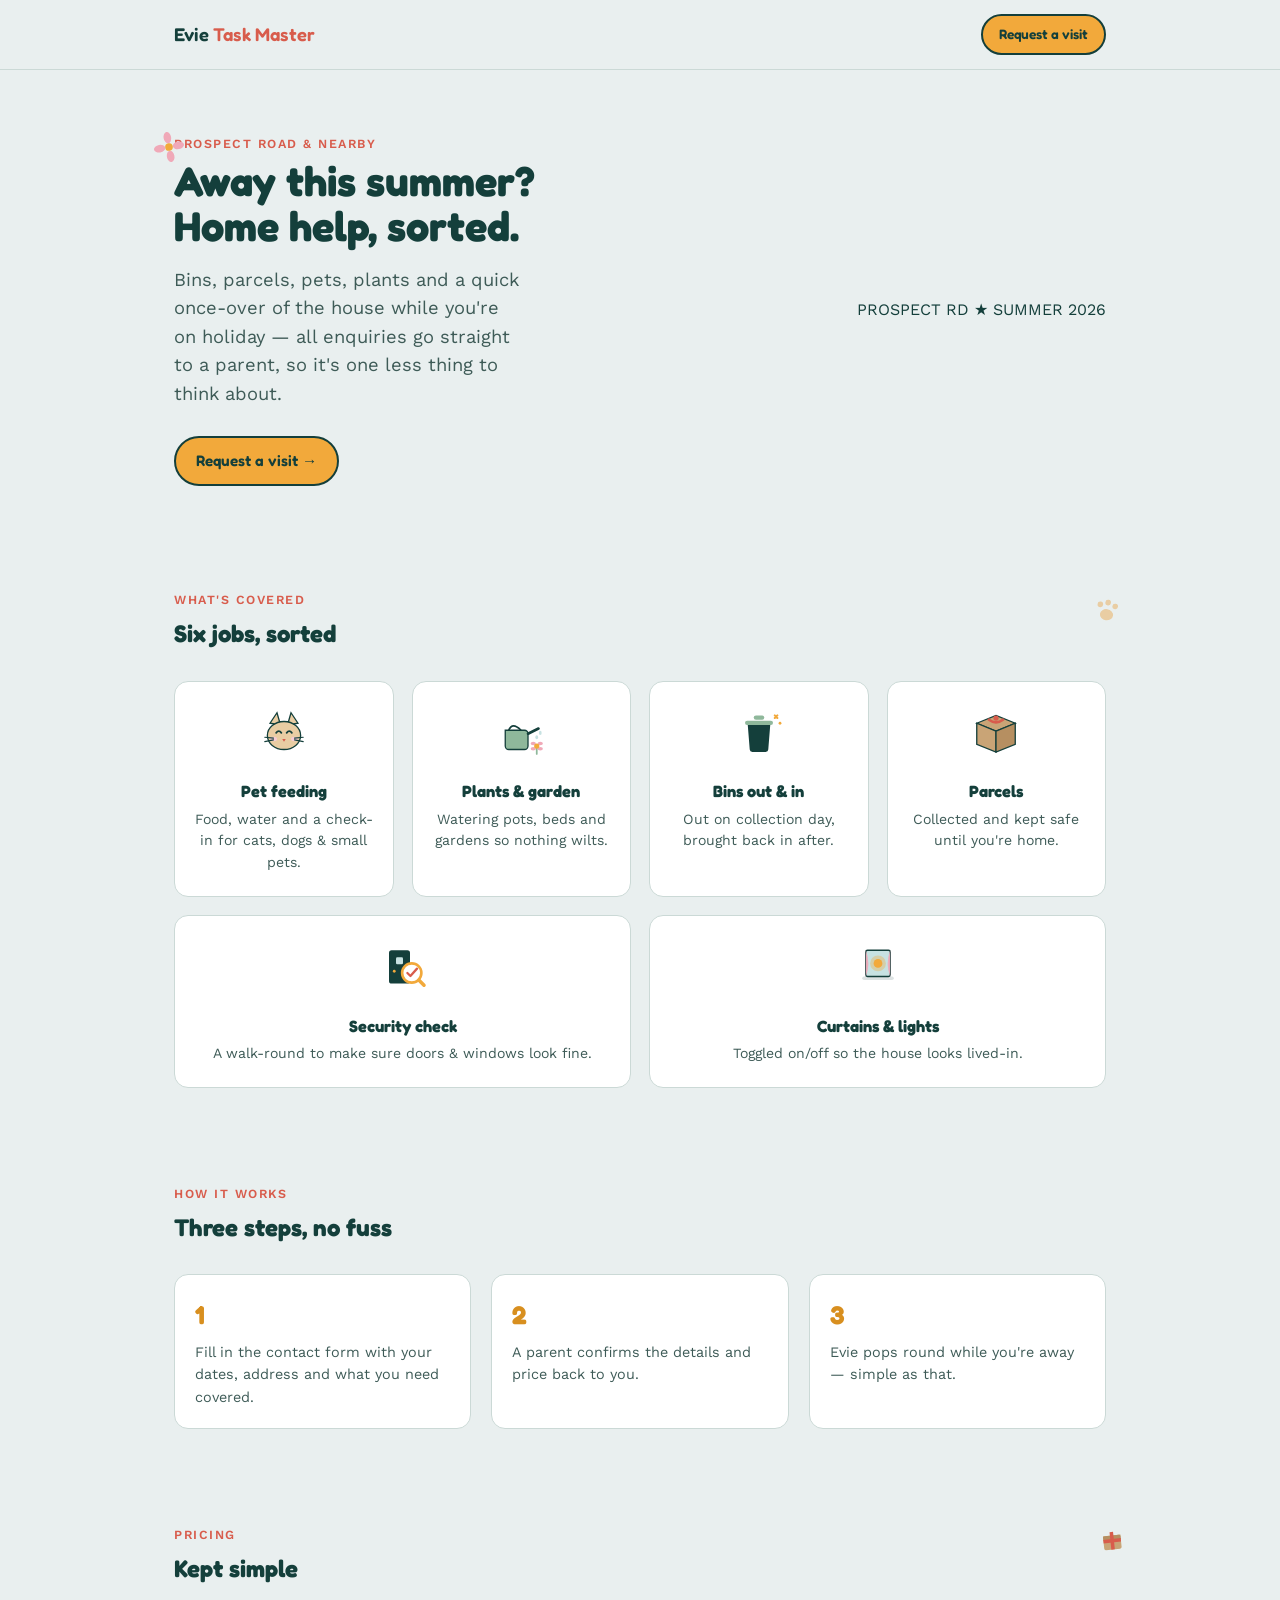
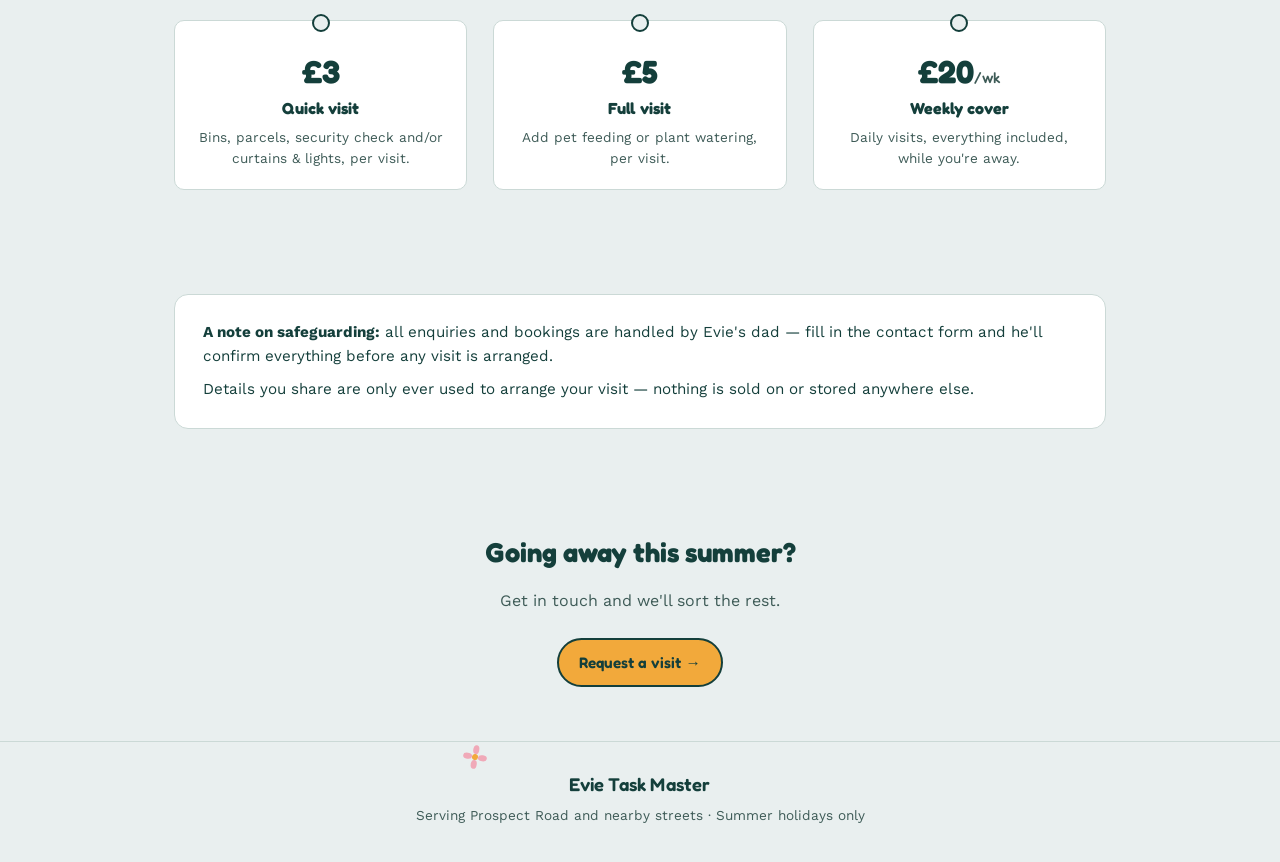
<file: index (2).html>
<!DOCTYPE html>
<html lang="en">
<head>
<meta charset="UTF-8">
<meta name="viewport" content="width=device-width, initial-scale=1.0">
<title>Evie Task Master — Holiday home help on Prospect Road</title>
<meta name="description" content="Pet feeding, plant watering, security checks and more, handled while you're away. Serving Prospect Road and nearby streets.">
<link rel="preconnect" href="https://fonts.googleapis.com">
<link rel="preconnect" href="https://fonts.gstatic.com" crossorigin>
<link href="https://fonts.googleapis.com/css2?family=Fredoka:wght@500;600;700&family=Work+Sans:wght@400;500;600&display=swap" rel="stylesheet">
<link rel="stylesheet" href="styles.css">
</head>
<body>

<header>
  <div class="wrap">
    <a class="brand" href="index.html">Evie <span>Task Master</span></a>
    <a class="btn btn-small" href="contact.html">Request a visit</a>
  </div>
</header>

<section class="hero">
  <div class="wrap">
    <svg class="doodle" aria-hidden="true" viewBox="0 0 40 40" style="top:-6px; left:0; width:38px; transform:rotate(-10deg);">
      <ellipse cx="20" cy="10" rx="4" ry="6" fill="var(--blossom)"/>
      <ellipse cx="20" cy="30" rx="4" ry="6" fill="var(--blossom)"/>
      <ellipse cx="10" cy="20" rx="6" ry="4" fill="var(--blossom)"/>
      <ellipse cx="30" cy="20" rx="6" ry="4" fill="var(--blossom)"/>
      <circle cx="20" cy="20" r="4" fill="var(--marigold)"/>
    </svg>
    <div>
      <span class="eyebrow">Prospect Road &amp; nearby</span>
      <h1>Away this summer?<br>Home help, sorted.</h1>
      <p class="lede">Bins, parcels, pets, plants and a quick once-over of the house while you're on holiday — all enquiries go straight to a parent, so it's one less thing to think about.</p>
      <a class="btn" href="contact.html">Request a visit →</a>
    </div>
    <div class="postmark" aria-hidden="true">
      <div class="postmark-inner">
        <span class="top">PROSPECT RD</span>
        <span class="mid">★</span>
        <span class="bot">SUMMER 2026</span>
      </div>
    </div>
  </div>
</section>

<section>
  <div class="wrap">
    <svg class="doodle" aria-hidden="true" viewBox="0 0 32 32" style="top:6px; right:8px; width:30px; transform:rotate(8deg);">
      <ellipse cx="16" cy="20" rx="7" ry="6" fill="var(--cat-cream)"/>
      <circle cx="8" cy="10" r="3" fill="var(--cat-cream)"/>
      <circle cx="16" cy="7" r="3" fill="var(--cat-cream)"/>
      <circle cx="24" cy="10" r="3" fill="var(--cat-cream)"/>
    </svg>
    <span class="eyebrow">What's covered</span>
    <h2>Six jobs, sorted</h2>
    <div class="cards">

      <div class="card">
        <svg class="icon" viewBox="0 0 64 64" role="img" aria-label="Pet feeding">
          <path d="M16 22 L24 10 L28 24 Z" fill="var(--cat-cream)" stroke="var(--ink)" stroke-width="1.5"/>
          <path d="M48 22 L40 10 L36 24 Z" fill="var(--cat-cream)" stroke="var(--ink)" stroke-width="1.5"/>
          <ellipse cx="32" cy="36" rx="19" ry="16" fill="var(--cat-cream)" stroke="var(--ink)" stroke-width="1.5"/>
          <ellipse cx="20" cy="40" rx="4" ry="2.5" fill="var(--blossom-soft)"/>
          <ellipse cx="44" cy="40" rx="4" ry="2.5" fill="var(--blossom-soft)"/>
          <path d="M23 33 q3 -4 6 0" stroke="var(--ink)" stroke-width="2" fill="none" stroke-linecap="round"/>
          <path d="M35 33 q3 -4 6 0" stroke="var(--ink)" stroke-width="2" fill="none" stroke-linecap="round"/>
          <path d="M30 40 L34 40 L32 43 Z" fill="var(--postmark)"/>
          <path d="M10 38 L20 39 M10 43 L20 41" stroke="var(--ink)" stroke-width="1.2" stroke-linecap="round"/>
          <path d="M54 38 L44 39 M54 43 L44 41" stroke="var(--ink)" stroke-width="1.2" stroke-linecap="round"/>
        </svg>
        <h3>Pet feeding</h3>
        <p>Food, water and a check-in for cats, dogs &amp; small pets.</p>
      </div>

      <div class="card">
        <svg class="icon" viewBox="0 0 64 64" role="img" aria-label="Plants and garden watering">
          <path d="M14 30 h22 a4 4 0 0 1 4 4 v14 a4 4 0 0 1 -4 4 H18 a4 4 0 0 1 -4 -4 Z" fill="var(--sage)" stroke="var(--ink)" stroke-width="1.5"/>
          <path d="M40 34 L52 28" stroke="var(--ink)" stroke-width="3" stroke-linecap="round"/>
          <path d="M18 30 q4 -10 14 0" fill="none" stroke="var(--ink)" stroke-width="2"/>
          <ellipse cx="54" cy="33" rx="1.6" ry="2.4" fill="var(--sky-glass)"/>
          <ellipse cx="50" cy="38" rx="1.6" ry="2.4" fill="var(--sky-glass)"/>
          <ellipse cx="46" cy="45" rx="3" ry="2" fill="var(--blossom)"/>
          <ellipse cx="54" cy="45" rx="3" ry="2" fill="var(--blossom)"/>
          <ellipse cx="46" cy="51" rx="3" ry="2" fill="var(--blossom)"/>
          <ellipse cx="54" cy="51" rx="3" ry="2" fill="var(--blossom)"/>
          <path d="M50 51 v6" stroke="var(--sage)" stroke-width="2" stroke-linecap="round"/>
          <circle cx="50" cy="48" r="3" fill="var(--marigold)"/>
        </svg>
        <h3>Plants &amp; garden</h3>
        <p>Watering pots, beds and gardens so nothing wilts.</p>
      </div>

      <div class="card">
        <svg class="icon" viewBox="0 0 64 64" role="img" aria-label="Bins out and in">
          <path d="M19 22 h26 l-2.4 30 a3 3 0 0 1 -3 2.8 H24.4 a3 3 0 0 1 -3 -2.8 Z" fill="var(--ink)"/>
          <rect x="16" y="19" width="32" height="5" rx="2.5" fill="var(--sage)"/>
          <rect x="26" y="13" width="12" height="5" rx="2.5" fill="var(--sage)"/>
          <path d="M50 16 l3 -3 m0 3 l-3 -3" stroke="var(--marigold)" stroke-width="2.4" stroke-linecap="round"/>
          <circle cx="56" cy="22" r="1.6" fill="var(--marigold)"/>
        </svg>
        <h3>Bins out &amp; in</h3>
        <p>Out on collection day, brought back in after.</p>
      </div>

      <div class="card">
        <svg class="icon" viewBox="0 0 64 64" role="img" aria-label="Parcels">
          <path d="M10 22 L32 13 L54 22 L32 31 Z" fill="var(--kraft)" stroke="var(--ink)" stroke-width="1.5"/>
          <path d="M10 22 V46 L32 55 V31 Z" fill="var(--kraft)" stroke="var(--ink)" stroke-width="1.5"/>
          <path d="M54 22 V46 L32 55 V31 Z" fill="#B68F61" stroke="var(--ink)" stroke-width="1.5"/>
          <path d="M24 18 q8 6 16 0" fill="none" stroke="var(--postmark)" stroke-width="3" stroke-linecap="round"/>
          <circle cx="32" cy="16" r="3" fill="var(--postmark)"/>
        </svg>
        <h3>Parcels</h3>
        <p>Collected and kept safe until you're home.</p>
      </div>

      <div class="card">
        <svg class="icon" viewBox="0 0 64 64" role="img" aria-label="Security check">
          <rect x="16" y="14" width="24" height="38" rx="3" fill="var(--ink)"/>
          <rect x="24" y="22" width="8" height="8" rx="1.5" fill="var(--sky-glass)"/>
          <circle cx="22" cy="38" r="1.6" fill="var(--marigold)"/>
          <circle cx="42" cy="40" r="11" fill="var(--paper-card)" stroke="var(--marigold)" stroke-width="3"/>
          <path d="M50 48 L56 54" stroke="var(--marigold)" stroke-width="4" stroke-linecap="round"/>
          <path d="M37 40 l3.5 3.5 L48 35" fill="none" stroke="var(--postmark)" stroke-width="2.6" stroke-linecap="round" stroke-linejoin="round"/>
        </svg>
        <h3>Security check</h3>
        <p>A walk-round to make sure doors &amp; windows look fine.</p>
      </div>

      <div class="card">
        <svg class="icon" viewBox="0 0 64 64" role="img" aria-label="Curtains and lights">
          <rect x="18" y="14" width="28" height="30" rx="2" fill="var(--sky-glass)" stroke="var(--ink)" stroke-width="1.5"/>
          <path d="M18 14 q6 16 0 30" fill="var(--blossom)" opacity=".9"/>
          <path d="M46 14 q-6 16 0 30" fill="var(--blossom)" opacity=".9"/>
          <circle cx="32" cy="29" r="9" fill="var(--marigold)" opacity=".35"/>
          <circle cx="32" cy="29" r="5" fill="var(--marigold)"/>
          <rect x="14" y="44" width="36" height="4" rx="2" fill="var(--ink)" opacity=".15"/>
        </svg>
        <h3>Curtains &amp; lights</h3>
        <p>Toggled on/off so the house looks lived-in.</p>
      </div>

    </div>
  </div>
</section>

<section>
  <div class="wrap">
    <span class="eyebrow">How it works</span>
    <h2>Three steps, no fuss</h2>
    <div class="steps">
      <div class="step">
        <span class="num">1</span>
        <p>Fill in the contact form with your dates, address and what you need covered.</p>
      </div>
      <div class="step">
        <span class="num">2</span>
        <p>A parent confirms the details and price back to you.</p>
      </div>
      <div class="step">
        <span class="num">3</span>
        <p>Evie pops round while you're away — simple as that.</p>
      </div>
    </div>
  </div>
</section>

<section>
  <div class="wrap">
    <svg class="doodle" aria-hidden="true" viewBox="0 0 32 32" style="top:0; right:4px; width:28px; transform:rotate(-6deg);">
      <rect x="6" y="12" width="20" height="16" rx="2" fill="var(--kraft)"/>
      <rect x="6" y="12" width="20" height="5" fill="#B68F61"/>
      <rect x="14" y="8" width="4" height="20" fill="var(--postmark)"/>
      <rect x="6" y="16" width="20" height="4" fill="var(--postmark)"/>
    </svg>
    <span class="eyebrow">Pricing</span>
    <h2>Kept simple</h2>
    <div class="tags">
      <div class="tag">
        <div class="price">£3</div>
        <h3>Quick visit</h3>
        <p>Bins, parcels, security check and/or curtains &amp; lights, per visit.</p>
      </div>
      <div class="tag">
        <div class="price">£5</div>
        <h3>Full visit</h3>
        <p>Add pet feeding or plant watering, per visit.</p>
      </div>
      <div class="tag">
        <div class="price">£20<small>/wk</small></div>
        <h3>Weekly cover</h3>
        <p>Daily visits, everything included, while you're away.</p>
      </div>
    </div>
  </div>
</section>

<section>
  <div class="wrap">
    <div class="trust">
      <p><strong>A note on safeguarding:</strong> all enquiries and bookings are handled by Evie's dad — fill in the contact form and he'll confirm everything before any visit is arranged.</p>
      <p>Details you share are only ever used to arrange your visit — nothing is sold on or stored anywhere else.</p>
    </div>
  </div>
</section>

<section class="cta-band">
  <div class="wrap">
    <h2>Going away this summer?</h2>
    <p>Get in touch and we'll sort the rest.</p>
    <a class="btn" href="contact.html">Request a visit →</a>
  </div>
</section>

<footer>
  <svg class="doodle" aria-hidden="true" viewBox="0 0 40 40" style="top:0; left:50%; width:30px; transform:translateX(-180px) rotate(10deg);">
    <ellipse cx="20" cy="10" rx="4" ry="6" fill="var(--blossom)"/>
    <ellipse cx="20" cy="30" rx="4" ry="6" fill="var(--blossom)"/>
    <ellipse cx="10" cy="20" rx="6" ry="4" fill="var(--blossom)"/>
    <ellipse cx="30" cy="20" rx="6" ry="4" fill="var(--blossom)"/>
    <circle cx="20" cy="20" r="4" fill="var(--marigold)"/>
  </svg>
  <span class="brand">Evie Task Master</span>
  Serving Prospect Road and nearby streets · Summer holidays only
</footer>

</body>
</html>
</file>
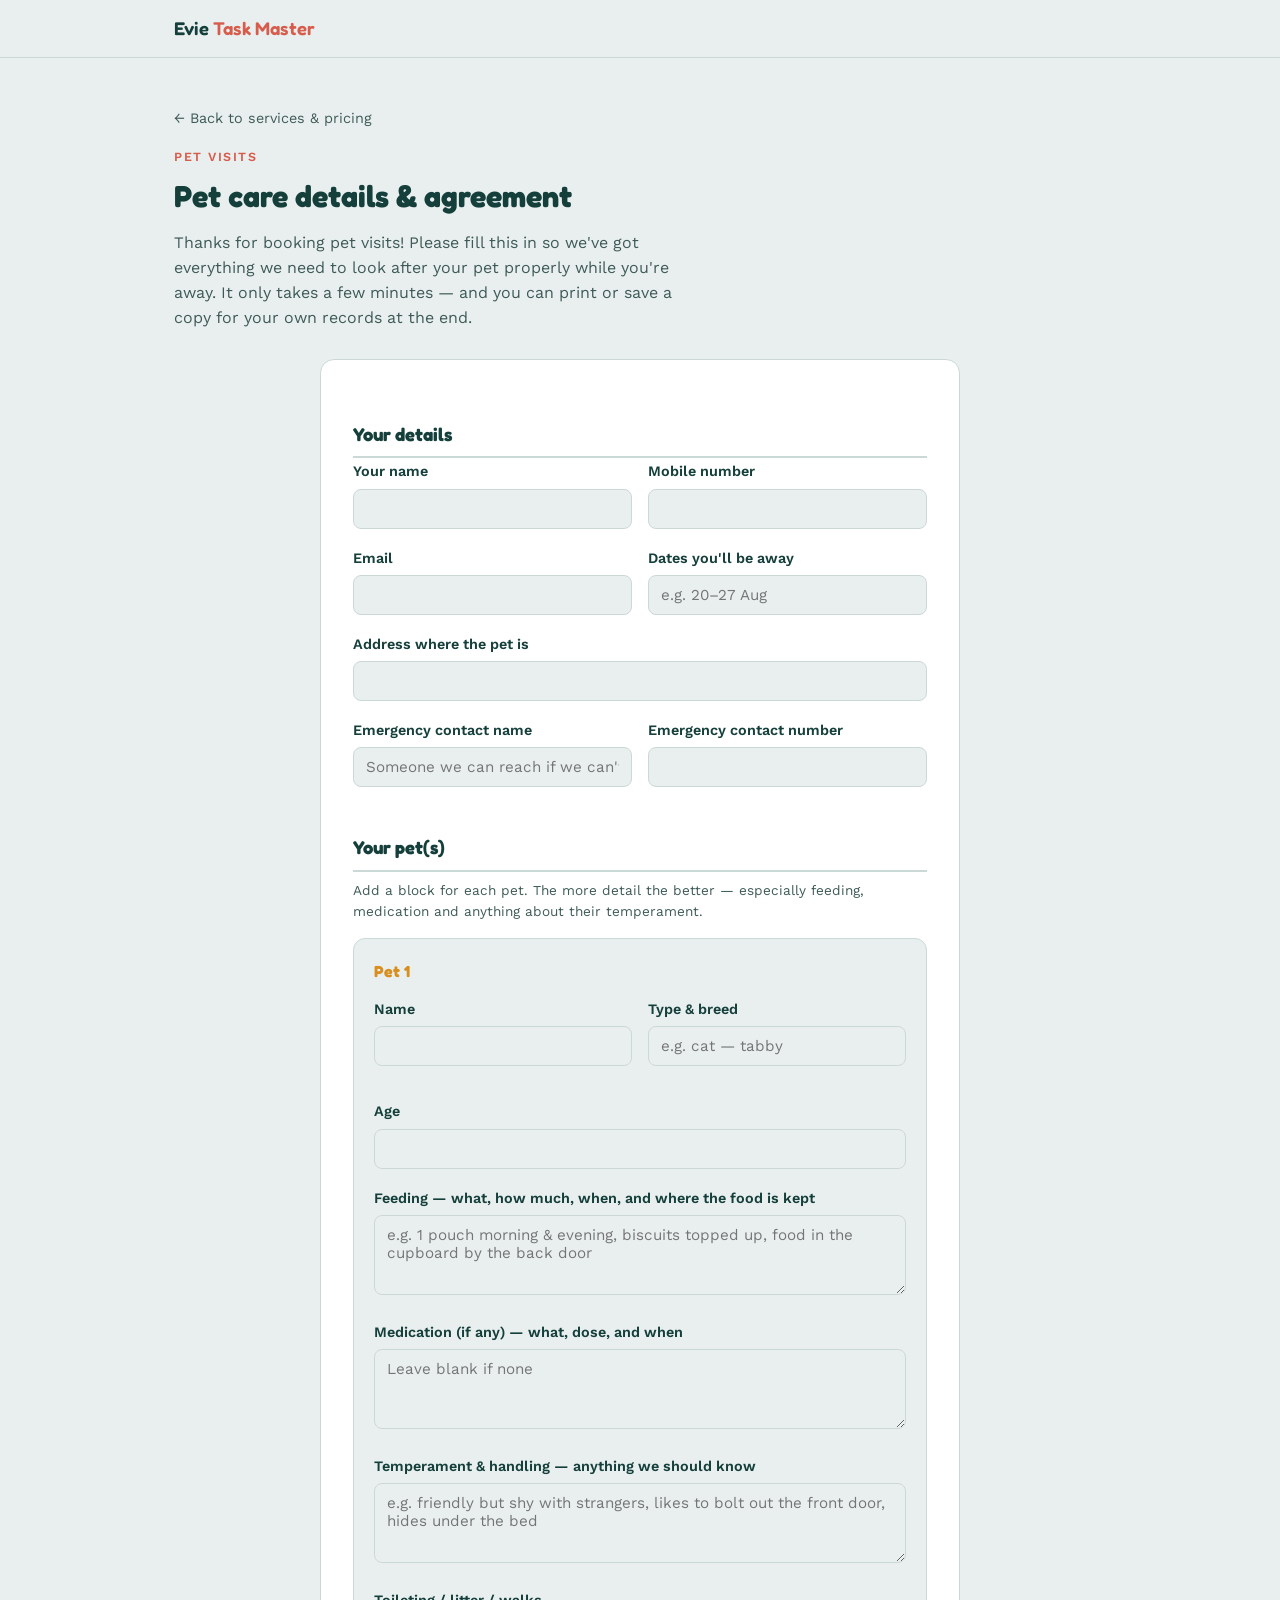
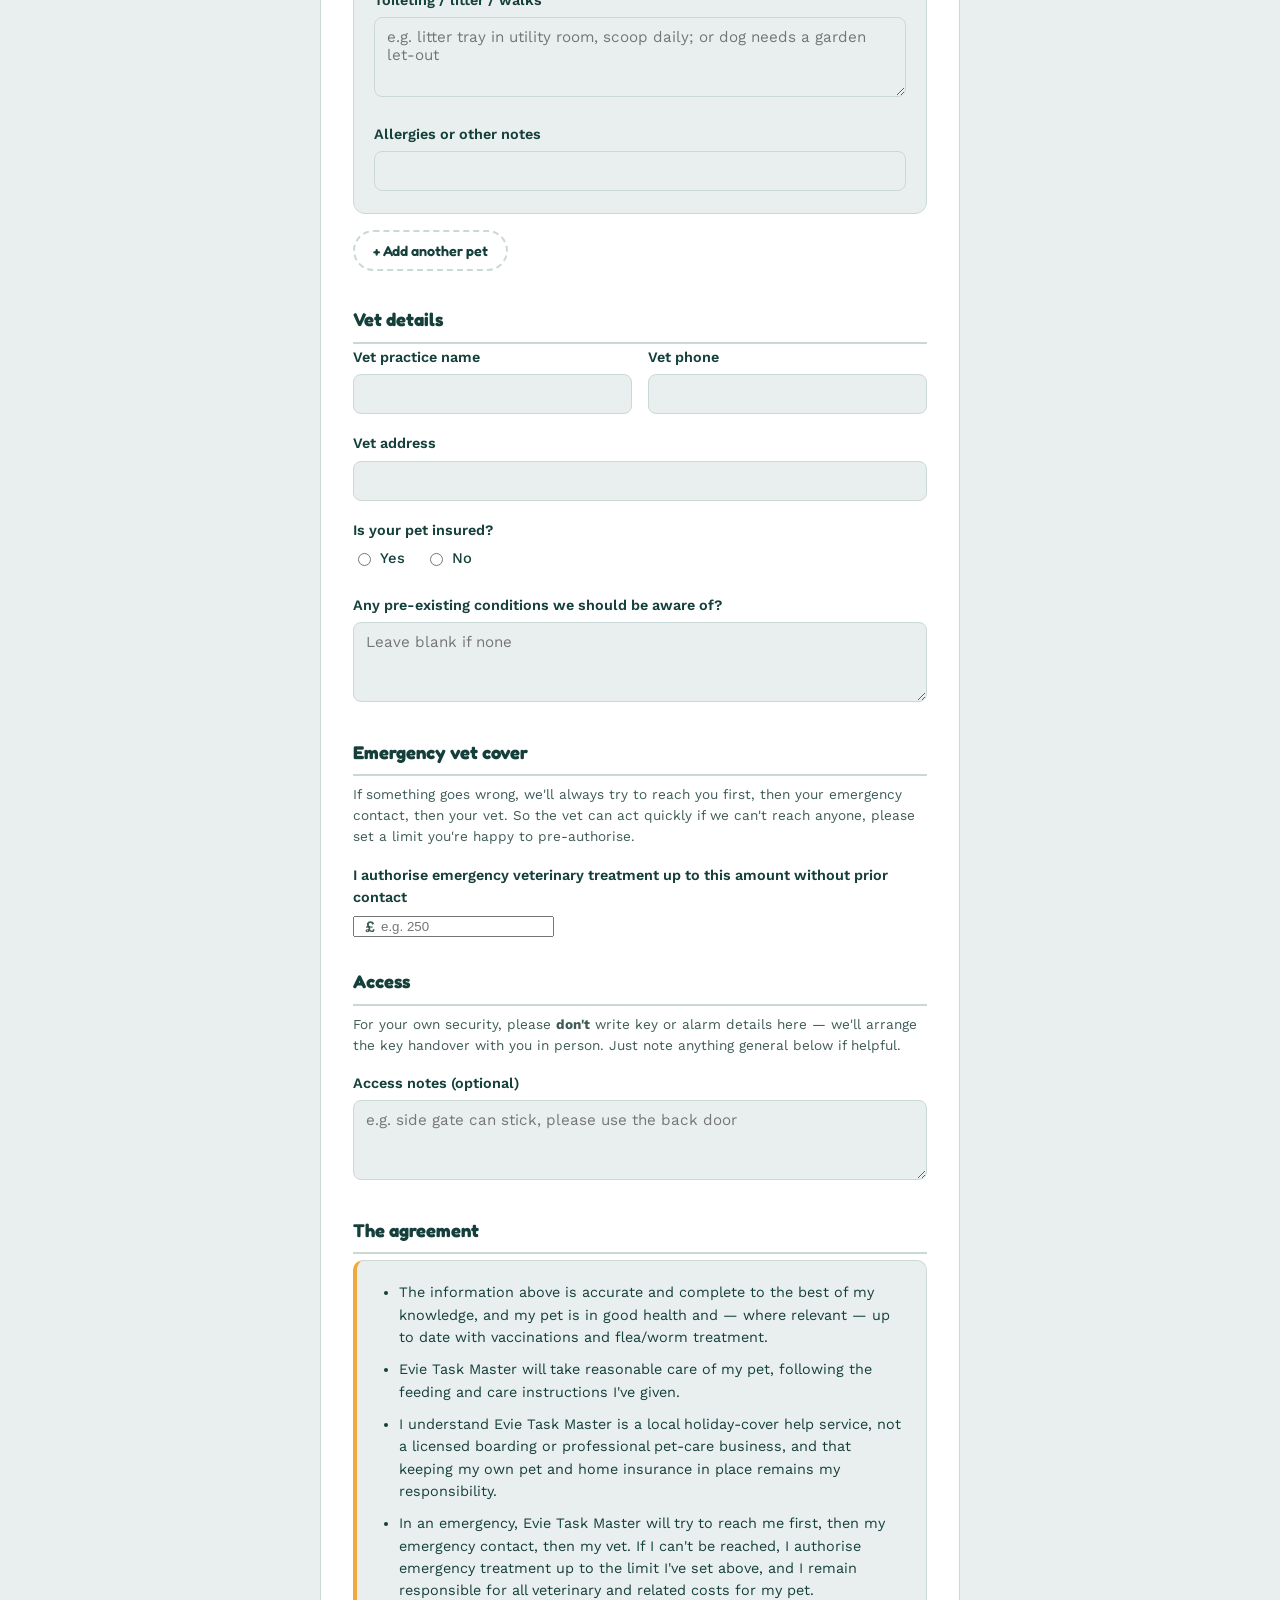
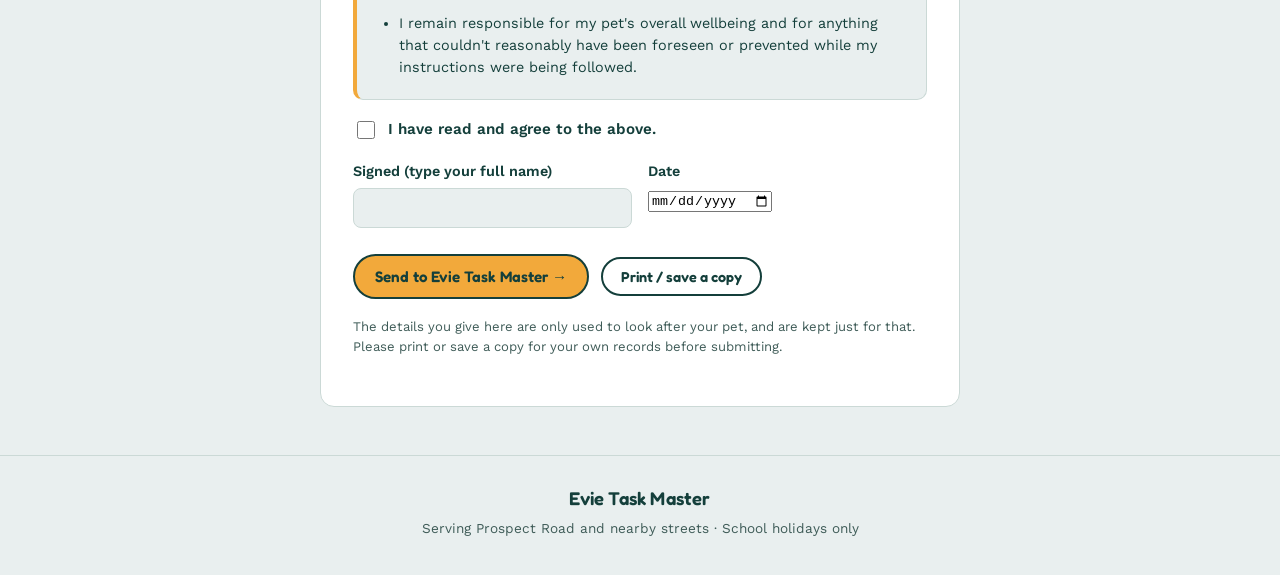
<file: pet-care.html>
<!DOCTYPE html>
<html lang="en">
<head>
<meta charset="UTF-8">
<meta name="viewport" content="width=device-width, initial-scale=1.0">
<title>Pet care details &amp; agreement — Evie Task Master</title>
<meta name="description" content="Pet care details and agreement form for Evie Task Master holiday pet visits.">
<meta name="robots" content="noindex">
<link rel="preconnect" href="https://fonts.googleapis.com">
<link rel="preconnect" href="https://fonts.gstatic.com" crossorigin>
<link href="https://fonts.googleapis.com/css2?family=Fredoka:wght@500;600;700&family=Work+Sans:wght@400;500;600&display=swap" rel="stylesheet">
<link rel="stylesheet" href="styles.css">

<!--
  SETUP NEEDED before this goes live:
  1. Swap YOUR_FORM_ID in the <form action="..."> below for your Formspree
     endpoint (looks like https://formspree.io/f/abcd1234).
     TIP: consider using a SEPARATE Formspree form from the enquiry one, so
     pet-care agreements land in their own place rather than mixed in with
     general "request a visit" enquiries. If your plan only allows one form,
     the hidden "_subject" line below will still label these clearly in
     your inbox.
  2. This page is set to "noindex" and is NOT linked from the homepage — it's
     meant to be sent directly to customers who've booked pet visits, rather
     than found by anyone browsing the site.
-->

<style>
  /* Page-specific styling — base look comes from styles.css */
  .intro-p{color:var(--text-soft); max-width:52ch; margin-top:6px;}

  .form-section{margin-top:28px;}
  .form-section > h2{
    font-size:1.15rem; margin-bottom:2px;
    padding-bottom:8px; border-bottom:2px solid var(--line);
  }
  .section-hint{font-size:.85rem; color:var(--text-soft); margin:8px 0 16px;}

  .field-row{display:flex; flex-wrap:wrap; gap:16px;}
  .field-row .field{flex:1 1 200px; margin-bottom:18px;}

  /* Pet blocks */
  .pet-block{
    background:var(--paper); border:1px solid var(--line);
    border-radius:12px; padding:20px 20px 4px; margin-bottom:16px; position:relative;
  }
  .pet-block-head{
    display:flex; justify-content:space-between; align-items:center; margin-bottom:14px;
  }
  .pet-block-head h3{margin:0; font-size:1rem; color:var(--marigold-dark);}
  .remove-pet{
    background:none; border:none; color:var(--postmark); font-size:.82rem;
    cursor:pointer; text-decoration:underline; padding:2px 4px;
  }
  .add-pet{
    display:inline-flex; align-items:center; gap:6px;
    background:none; border:2px dashed var(--line); color:var(--ink);
    font-family:'Fredoka', sans-serif; font-weight:600; font-size:.9rem;
    padding:10px 18px; border-radius:999px; cursor:pointer; margin-bottom:6px;
    transition:border-color .15s;
  }
  .add-pet:hover{border-color:var(--marigold-dark);}

  /* Insured radio row */
  .radio-row{display:flex; gap:20px; align-items:center; margin-top:4px;}
  .radio-row label{display:flex; align-items:center; gap:6px; font-weight:500; font-size:.92rem; cursor:pointer;}
  .radio-row input{accent-color:var(--postmark);}

  /* £ amount field */
  .amount-wrap{position:relative; max-width:180px;}
  .amount-wrap::before{
    content:"£"; position:absolute; left:12px; top:50%; transform:translateY(-50%);
    color:var(--text-soft); font-weight:600;
  }
  .amount-wrap input{padding-left:26px !important;}

  /* Agreement box */
  .agreement-box{
    background:var(--paper); border:1px solid var(--line);
    border-left:4px solid var(--marigold); border-radius:10px;
    padding:20px 22px; margin-top:6px;
  }
  .agreement-box ul{margin:0; padding-left:20px;}
  .agreement-box li{font-size:.9rem; margin-bottom:10px; color:var(--ink);}
  .agreement-box li:last-child{margin-bottom:0;}

  .agree-check{
    display:flex; gap:10px; align-items:flex-start; margin-top:18px;
    font-size:.95rem; font-weight:600;
  }
  .agree-check input{margin-top:3px; width:18px; height:18px; accent-color:var(--postmark); flex-shrink:0;}

  .sig-row{display:flex; flex-wrap:wrap; gap:16px; margin-top:18px;}
  .sig-row .field{flex:1 1 200px; margin-bottom:0;}

  .form-actions{display:flex; flex-wrap:wrap; gap:12px; margin-top:26px; align-items:center;}
  .print-btn{
    background:none; border:2px solid var(--ink); color:var(--ink);
    font-family:'Fredoka', sans-serif; font-weight:600; font-size:.9rem;
    padding:9px 18px; border-radius:999px; cursor:pointer;
  }
  .print-btn:hover{background:var(--paper);}

  .privacy-note{font-size:.82rem; color:var(--text-soft); margin-top:18px;}

  /* Print styles — a clean copy for the owner's records */
  @media print{
    header, .back-link, .form-actions, .add-pet, .remove-pet, footer, .privacy-note{display:none !important;}
    body{background:#fff;}
    .contact-card{border:none; box-shadow:none; padding:0; max-width:none;}
    .pet-block, .agreement-box{break-inside:avoid;}
    input, textarea{border:1px solid #999 !important; background:#fff !important;}
    .wrap{padding:0;}
  }
</style>
</head>
<body>

<header>
  <div class="wrap">
    <a class="brand" href="index.html">Evie <span>Task Master</span></a>
  </div>
</header>

<section>
  <div class="wrap">
    <a class="back-link" href="index.html">← Back to services &amp; pricing</a>
    <span class="eyebrow">Pet visits</span>
    <h1 style="font-size:1.9rem;">Pet care details &amp; agreement</h1>
    <p class="intro-p">Thanks for booking pet visits! Please fill this in so we've got everything we need to look after your pet properly while you're away. It only takes a few minutes — and you can print or save a copy for your own records at the end.</p>

    <div class="contact-card" style="margin-top:28px; max-width:640px;">
      <form id="petForm" action="https://formspree.io/f/xgojbrwe" method="POST">
        <input type="hidden" name="_subject" value="Evie Task Master – Pet care details &amp; agreement">

        <!-- Owner details -->
        <div class="form-section">
          <h2>Your details</h2>
          <div class="field-row">
            <div class="field">
              <label for="ownerName">Your name</label>
              <input type="text" id="ownerName" name="Owner name" required>
            </div>
            <div class="field">
              <label for="ownerMobile">Mobile number</label>
              <input type="text" id="ownerMobile" name="Owner mobile" required>
            </div>
          </div>
          <div class="field-row">
            <div class="field">
              <label for="ownerEmail">Email</label>
              <input type="email" id="ownerEmail" name="Owner email" required>
            </div>
            <div class="field">
              <label for="datesAway">Dates you'll be away</label>
              <input type="text" id="datesAway" name="Dates away" placeholder="e.g. 20–27 Aug" required>
            </div>
          </div>
          <div class="field">
            <label for="address">Address where the pet is</label>
            <input type="text" id="address" name="Address" required>
          </div>
          <div class="field-row">
            <div class="field">
              <label for="emergencyName">Emergency contact name</label>
              <input type="text" id="emergencyName" name="Emergency contact name" placeholder="Someone we can reach if we can't reach you">
            </div>
            <div class="field">
              <label for="emergencyPhone">Emergency contact number</label>
              <input type="text" id="emergencyPhone" name="Emergency contact number">
            </div>
          </div>
        </div>

        <!-- Pets -->
        <div class="form-section">
          <h2>Your pet(s)</h2>
          <p class="section-hint">Add a block for each pet. The more detail the better — especially feeding, medication and anything about their temperament.</p>

          <div id="petContainer">
            <!-- Pet block template gets cloned here; first one is below -->
            <div class="pet-block" data-pet>
              <div class="pet-block-head">
                <h3 class="pet-label">Pet 1</h3>
                <button type="button" class="remove-pet" style="display:none;">Remove</button>
              </div>
              <div class="field-row">
                <div class="field">
                  <label>Name</label>
                  <input type="text" name="Pet name[]" required>
                </div>
                <div class="field">
                  <label>Type &amp; breed</label>
                  <input type="text" name="Pet type[]" placeholder="e.g. cat — tabby">
                </div>
                <div class="field">
                  <label>Age</label>
                  <input type="text" name="Pet age[]">
                </div>
              </div>
              <div class="field">
                <label>Feeding — what, how much, when, and where the food is kept</label>
                <textarea name="Feeding[]" placeholder="e.g. 1 pouch morning &amp; evening, biscuits topped up, food in the cupboard by the back door"></textarea>
              </div>
              <div class="field">
                <label>Medication (if any) — what, dose, and when</label>
                <textarea name="Medication[]" placeholder="Leave blank if none"></textarea>
              </div>
              <div class="field">
                <label>Temperament &amp; handling — anything we should know</label>
                <textarea name="Temperament[]" placeholder="e.g. friendly but shy with strangers, likes to bolt out the front door, hides under the bed"></textarea>
              </div>
              <div class="field">
                <label>Toileting / litter / walks</label>
                <textarea name="Toileting[]" placeholder="e.g. litter tray in utility room, scoop daily; or dog needs a garden let-out"></textarea>
              </div>
              <div class="field">
                <label>Allergies or other notes</label>
                <input type="text" name="Allergies and notes[]">
              </div>
            </div>
          </div>

          <button type="button" class="add-pet" id="addPet">+ Add another pet</button>
        </div>

        <!-- Vet details -->
        <div class="form-section">
          <h2>Vet details</h2>
          <div class="field-row">
            <div class="field">
              <label for="vetName">Vet practice name</label>
              <input type="text" id="vetName" name="Vet practice" required>
            </div>
            <div class="field">
              <label for="vetPhone">Vet phone</label>
              <input type="text" id="vetPhone" name="Vet phone" required>
            </div>
          </div>
          <div class="field">
            <label for="vetAddress">Vet address</label>
            <input type="text" id="vetAddress" name="Vet address">
          </div>
          <div class="field">
            <label>Is your pet insured?</label>
            <div class="radio-row">
              <label><input type="radio" name="Pet insured" value="Yes"> Yes</label>
              <label><input type="radio" name="Pet insured" value="No"> No</label>
            </div>
          </div>
          <div class="field">
            <label for="conditions">Any pre-existing conditions we should be aware of?</label>
            <textarea id="conditions" name="Pre-existing conditions" placeholder="Leave blank if none"></textarea>
          </div>
        </div>

        <!-- Emergency authorisation -->
        <div class="form-section">
          <h2>Emergency vet cover</h2>
          <p class="section-hint">If something goes wrong, we'll always try to reach you first, then your emergency contact, then your vet. So the vet can act quickly if we can't reach anyone, please set a limit you're happy to pre-authorise.</p>
          <div class="field">
            <label for="vetLimit">I authorise emergency veterinary treatment up to this amount without prior contact</label>
            <div class="amount-wrap">
              <input type="number" id="vetLimit" name="Emergency vet limit (£)" min="0" step="10" placeholder="e.g. 250" required>
            </div>
          </div>
        </div>

        <!-- Access -->
        <div class="form-section">
          <h2>Access</h2>
          <p class="section-hint">For your own security, please <strong>don't</strong> write key or alarm details here — we'll arrange the key handover with you in person. Just note anything general below if helpful.</p>
          <div class="field">
            <label for="accessNotes">Access notes (optional)</label>
            <textarea id="accessNotes" name="Access notes" placeholder="e.g. side gate can stick, please use the back door"></textarea>
          </div>
        </div>

        <!-- Agreement -->
        <div class="form-section">
          <h2>The agreement</h2>
          <div class="agreement-box">
            <ul>
              <li>The information above is accurate and complete to the best of my knowledge, and my pet is in good health and — where relevant — up to date with vaccinations and flea/worm treatment.</li>
              <li>Evie Task Master will take reasonable care of my pet, following the feeding and care instructions I've given.</li>
              <li>I understand Evie Task Master is a local holiday-cover help service, not a licensed boarding or professional pet-care business, and that keeping my own pet and home insurance in place remains my responsibility.</li>
              <li>In an emergency, Evie Task Master will try to reach me first, then my emergency contact, then my vet. If I can't be reached, I authorise emergency treatment up to the limit I've set above, and I remain responsible for all veterinary and related costs for my pet.</li>
              <li>I remain responsible for my pet's overall wellbeing and for anything that couldn't reasonably have been foreseen or prevented while my instructions were being followed.</li>
            </ul>
          </div>

          <label class="agree-check">
            <input type="checkbox" name="Agreed to terms" value="Yes, agreed" required>
            <span>I have read and agree to the above.</span>
          </label>

          <div class="sig-row">
            <div class="field">
              <label for="signature">Signed (type your full name)</label>
              <input type="text" id="signature" name="Signature" required>
            </div>
            <div class="field">
              <label for="signDate">Date</label>
              <input type="date" id="signDate" name="Date" required>
            </div>
          </div>
        </div>

        <div class="form-actions">
          <button type="submit" class="btn" id="submitBtn">Send to Evie Task Master →</button>
          <button type="button" class="print-btn" id="printBtn">Print / save a copy</button>
        </div>
        <p class="privacy-note">The details you give here are only used to look after your pet, and are kept just for that. Please print or save a copy for your own records before submitting.</p>
      </form>
      <p class="form-msg" id="formMsg" role="status"></p>
    </div>
  </div>
</section>

<footer>
  <span class="brand">Evie Task Master</span>
  Serving Prospect Road and nearby streets · School holidays only
</footer>

<script>
  // ---- Add / remove pets ----
  const petsWrap = document.getElementById('petContainer');
  const addPetBtn = document.getElementById('addPet');
  const MAX_PETS = 6;

  function renumberPets() {
    const blocks = petsWrap.querySelectorAll('[data-pet]');
    Array.from(blocks).forEach((block, i) => {
      block.querySelector('.pet-label').textContent = 'Pet ' + (i + 1);
      // Only show a remove button when there's more than one pet
      const rm = block.querySelector('.remove-pet');
      rm.style.display = blocks.length > 1 ? 'inline' : 'none';
    });
    addPetBtn.style.display = blocks.length >= MAX_PETS ? 'none' : 'inline-flex';
  }

  addPetBtn.addEventListener('click', () => {
    const blocks = petsWrap.querySelectorAll('[data-pet]');
    if (blocks.length >= MAX_PETS) return;
    const clone = blocks[0].cloneNode(true);
    // Clear values in the clone
    Array.from(clone.querySelectorAll('input, textarea')).forEach(el => { el.value = ''; });
    petsWrap.appendChild(clone);
    renumberPets();
    clone.scrollIntoView({ behavior: 'smooth', block: 'nearest' });
  });

  petsWrap.addEventListener('click', (e) => {
    if (e.target.classList.contains('remove-pet')) {
      const block = e.target.closest('[data-pet]');
      if (petsWrap.querySelectorAll('[data-pet]').length > 1) {
        block.remove();
        renumberPets();
      }
    }
  });

  renumberPets();

  // ---- Print ----
  document.getElementById('printBtn').addEventListener('click', () => window.print());

  // ---- Form submission ----
  const form = document.getElementById('petForm');
  const msg = document.getElementById('formMsg');
  const btn = document.getElementById('submitBtn');

  form.addEventListener('submit', async (e) => {
    e.preventDefault();
    btn.disabled = true;
    btn.textContent = 'Sending…';
    msg.textContent = '';
    msg.className = 'form-msg';

    try {
      const response = await fetch(form.action, {
        method: 'POST',
        body: new FormData(form),
        headers: { 'Accept': 'application/json' }
      });

      if (response.ok) {
        form.hidden = true;
        msg.textContent = "Thanks! Your pet's details have been sent through. Do keep your printed/saved copy safe and we'll be in touch to confirm an in-person visit.";
        msg.className = 'form-msg success';
      } else {
        throw new Error('Form service returned an error');
      }
    } catch (err) {
      msg.textContent = "Sorry, that didn't send. Please try again, or check the form is set up correctly.";
      msg.className = 'form-msg error';
      btn.disabled = false;
      btn.textContent = 'Send to Evie Task Master →';
    }
  });
</script>

</body>
</html>
</file>
<file: styles.css>
:root{
  --ink:#143F3B;
  --paper:#E9EFEF;
  --paper-card:#FFFFFF;
  --marigold:#F2A93B;
  --marigold-dark:#D88F1F;
  --postmark:#D85C4C;
  --line:#CBD9D6;
  --text-soft:#3E5B57;
  --radius:14px;

  --cat-cream:#E9CDA3;
  --blossom:#F0A9B8;
  --blossom-soft:#F6CBD5;
  --sage:#8FB89B;
  --sky-glass:#C7E2E2;
  --kraft:#C9A476;
}

*{box-sizing:border-box;}
html{scroll-behavior:smooth;}
@media (prefers-reduced-motion: reduce){
  html{scroll-behavior:auto;}
  *{transition:none !important;}
}

body{
  margin:0;
  background:var(--paper);
  color:var(--ink);
  font-family:'Work Sans', sans-serif;
  line-height:1.55;
}

h1,h2,h3{
  font-family:'Fredoka', sans-serif;
  margin:0 0 .4em;
  color:var(--ink);
}

a{color:var(--ink);}
a:focus-visible, button:focus-visible, input:focus-visible, textarea:focus-visible{
  outline:3px solid var(--marigold-dark);
  outline-offset:2px;
}

.wrap{
  max-width:980px;
  margin:0 auto;
  padding:0 24px;
  position:relative;
}

/* Header */
header{
  position:sticky;
  top:0;
  background:rgba(233,239,239,0.92);
  backdrop-filter:blur(6px);
  border-bottom:1px solid var(--line);
  z-index:10;
}
header .wrap{
  display:flex;
  align-items:center;
  justify-content:space-between;
  padding-top:14px;
  padding-bottom:14px;
}
.brand{
  font-family:'Fredoka', sans-serif;
  font-weight:600;
  font-size:1.15rem;
  letter-spacing:.2px;
  text-decoration:none;
}
.brand span{color:var(--postmark);}

.btn{
  display:inline-block;
  background:var(--marigold);
  color:var(--ink);
  font-family:'Fredoka', sans-serif;
  font-weight:600;
  text-decoration:none;
  padding:11px 20px;
  border-radius:999px;
  border:2px solid var(--ink);
  transition:transform .15s ease, background .15s ease;
  font-size:.95rem;
  cursor:pointer;
}
.btn:hover{background:var(--marigold-dark); transform:translateY(-1px);}
.btn-small{padding:8px 16px; font-size:.85rem;}
.btn:disabled{opacity:.6; cursor:default; transform:none;}

/* Decorative doodles */
.doodle{position:absolute; pointer-events:none;}

/* Hero */
.hero{padding:64px 0 56px; overflow:hidden;}
.hero .wrap{
  display:flex;
  align-items:center;
  justify-content:space-between;
  gap:40px;
}
.hero .wrap > div:first-child{flex:1 1 420px;}
.hero .hero-illustration{flex:0 0 420px;}
.hero-illustration img{width:100%; height:auto; display:block;}
.hero h1{font-size:2.6rem; line-height:1.08;}
.hero p.lede{font-size:1.15rem; color:var(--text-soft); max-width:32ch; margin:0 0 28px;}

/* Sections */
section{padding:48px 0; position:relative;}
.eyebrow{
  text-transform:uppercase; letter-spacing:1.5px; font-size:.78rem;
  font-weight:600; color:var(--postmark); margin-bottom:6px; display:block;
}

.cards{display:flex; flex-wrap:wrap; gap:18px; margin-top:28px;}
.card{
  background:var(--paper-card); border:1px solid var(--line);
  border-radius:var(--radius); padding:22px 18px; text-align:center;
  flex:1 1 190px;
}
.card .icon{width:56px; height:56px; margin:0 auto 12px;}
.card h3{font-size:1.02rem; margin-bottom:4px;}
.card p{margin:0; font-size:.88rem; color:var(--text-soft);}

/* How it works */
.steps{display:flex; flex-wrap:wrap; gap:20px; margin-top:28px;}
.step{
  background:var(--paper-card); border:1px solid var(--line);
  border-radius:var(--radius); padding:20px; flex:1 1 220px;
}
.step .num{
  font-family:'Fredoka', sans-serif; font-weight:700; font-size:1.6rem;
  color:var(--marigold-dark); display:block; margin-bottom:6px;
}
.step p{margin:0; font-size:.9rem; color:var(--text-soft);}

/* Pricing - luggage tags */
.tags{display:flex; flex-wrap:wrap; gap:26px; margin-top:32px;}
.tag{
  background:var(--paper-card); border:1px solid var(--line);
  border-radius:10px; padding:26px 18px 20px; text-align:center;
  position:relative; flex:1 1 220px;
}
.tag::before{
  content:""; width:14px; height:14px; border:2px solid var(--ink);
  border-radius:50%; background:var(--paper); position:absolute;
  top:-7px; left:50%; transform:translateX(-50%);
}
.tag .price{font-family:'Fredoka', sans-serif; font-weight:700; font-size:2rem; color:var(--ink);}
.tag .price small{font-size:.95rem; font-weight:500; color:var(--text-soft);}
.tag h3{font-size:1rem; margin-bottom:6px;}
.tag p{font-size:.85rem; color:var(--text-soft); margin:6px 0 0;}

/* Trust */
.trust{
  background:var(--paper-card); border:1px solid var(--line);
  border-radius:var(--radius); padding:26px 28px; margin-top:8px;
}
.trust p{margin:0 0 10px; font-size:.95rem;}
.trust p:last-child{margin-bottom:0;}

.cta-band{text-align:center; padding:54px 0;}
.cta-band h2{font-size:1.7rem;}
.cta-band p{color:var(--text-soft); margin-bottom:24px;}

footer{
  border-top:1px solid var(--line); padding:28px 0 36px;
  text-align:center; color:var(--text-soft); font-size:.85rem;
  position:relative;
}
footer .brand{display:block; margin-bottom:6px; color:var(--ink);}

/* Contact page form */
.contact-card{
  background:var(--paper-card); border:1px solid var(--line);
  border-radius:var(--radius); padding:32px; max-width:560px; margin:0 auto;
}
.field{margin-bottom:18px;}
.field label{
  display:block; font-weight:600; font-size:.9rem; margin-bottom:6px;
}
.field input[type="text"],
.field input[type="email"],
.field textarea{
  width:100%; padding:10px 12px; border:1px solid var(--line);
  border-radius:8px; font-family:'Work Sans', sans-serif; font-size:.95rem;
  background:var(--paper);
}
.field textarea{resize:vertical; min-height:80px;}
.check-grid{display:flex; flex-wrap:wrap; gap:10px;}
.check-grid label{
  display:flex; align-items:center; gap:6px; font-weight:500;
  font-size:.88rem; background:var(--paper); border:1px solid var(--line);
  border-radius:999px; padding:7px 14px; cursor:pointer;
}
.check-grid input{accent-color:var(--postmark); margin:0;}
.form-msg{margin-top:16px; font-size:.9rem;}
.form-msg.success{color:var(--sage);}
.form-msg.error{color:var(--postmark);}
.back-link{display:inline-block; margin-bottom:18px; font-size:.9rem; color:var(--text-soft); text-decoration:none;}
.back-link:hover{color:var(--ink);}

/* Date-range picker */
.date-field{position:relative;}
.field-note{font-size:.8rem; color:var(--text-soft); margin:6px 0 0;}
.date-trigger{
  width:100%; text-align:left; padding:10px 12px; border:1px solid var(--line);
  border-radius:8px; background:var(--paper); font-family:'Work Sans', sans-serif;
  font-size:.95rem; color:var(--ink); cursor:pointer;
}
.date-trigger:hover{border-color:var(--marigold-dark);}
.date-popover{
  position:absolute; top:calc(100% + 8px); left:0; z-index:20;
  background:var(--paper-card); border:1px solid var(--line); border-radius:12px;
  padding:16px; width:290px; box-shadow:0 10px 28px rgba(20,63,59,0.18);
}
.date-popover-head{display:flex; align-items:center; justify-content:space-between; margin-bottom:10px; font-family:'Fredoka', sans-serif; font-weight:600; font-size:.92rem;}
.date-popover-head button{background:none; border:none; font-size:1.2rem; cursor:pointer; color:var(--ink); padding:2px 10px; border-radius:6px;}
.date-popover-head button:hover:not(:disabled){background:var(--paper);}
.date-popover-head button:disabled{opacity:.3; cursor:default;}
.date-grid{display:flex; flex-wrap:wrap; gap:3px; text-align:center;}
.date-grid .wd{flex:0 0 calc((100% - 18px) / 7); font-size:.68rem; color:var(--text-soft); padding-bottom:4px;}
.date-grid .pad{flex:0 0 calc((100% - 18px) / 7); visibility:hidden;}
.date-grid button{
  flex:0 0 calc((100% - 18px) / 7);
  aspect-ratio:1; border:none; background:none; border-radius:8px; font-size:.8rem;
  cursor:pointer; color:var(--ink); font-family:'Work Sans', sans-serif; padding:0;
}
.date-grid button:hover:not(:disabled){background:var(--paper);}
.date-grid button.blocked{color:#A9B8B6; text-decoration:line-through; cursor:not-allowed;}
.date-grid button.in-range{background:var(--blossom-soft);}
.date-grid button.range-start, .date-grid button.range-end{background:var(--marigold); color:var(--ink); font-weight:600;}
.date-popover-foot{display:flex; justify-content:space-between; align-items:center; margin-top:12px;}
.link-btn{background:none; border:none; color:var(--text-soft); text-decoration:underline; font-size:.85rem; cursor:pointer; padding:4px;}
.date-warning{font-size:.78rem; color:var(--postmark); margin:8px 0 0;}

@media (max-width:760px){
  .hero .wrap{flex-direction:column; text-align:center;}
  .hero p.lede{margin-left:auto; margin-right:auto;}
  .hero-illustration{flex:0 0 auto; max-width:220px; margin:0 auto;}
  .cards{flex-direction:column;}
  .card{flex:1 1 auto;}
  .steps{flex-direction:column;}
  .step{flex:1 1 auto;}
  .tags{flex-direction:column;}
  .tag{flex:1 1 auto;}
  .hero h1{font-size:2.1rem;}
  .contact-card{padding:24px;}
}
</file>
